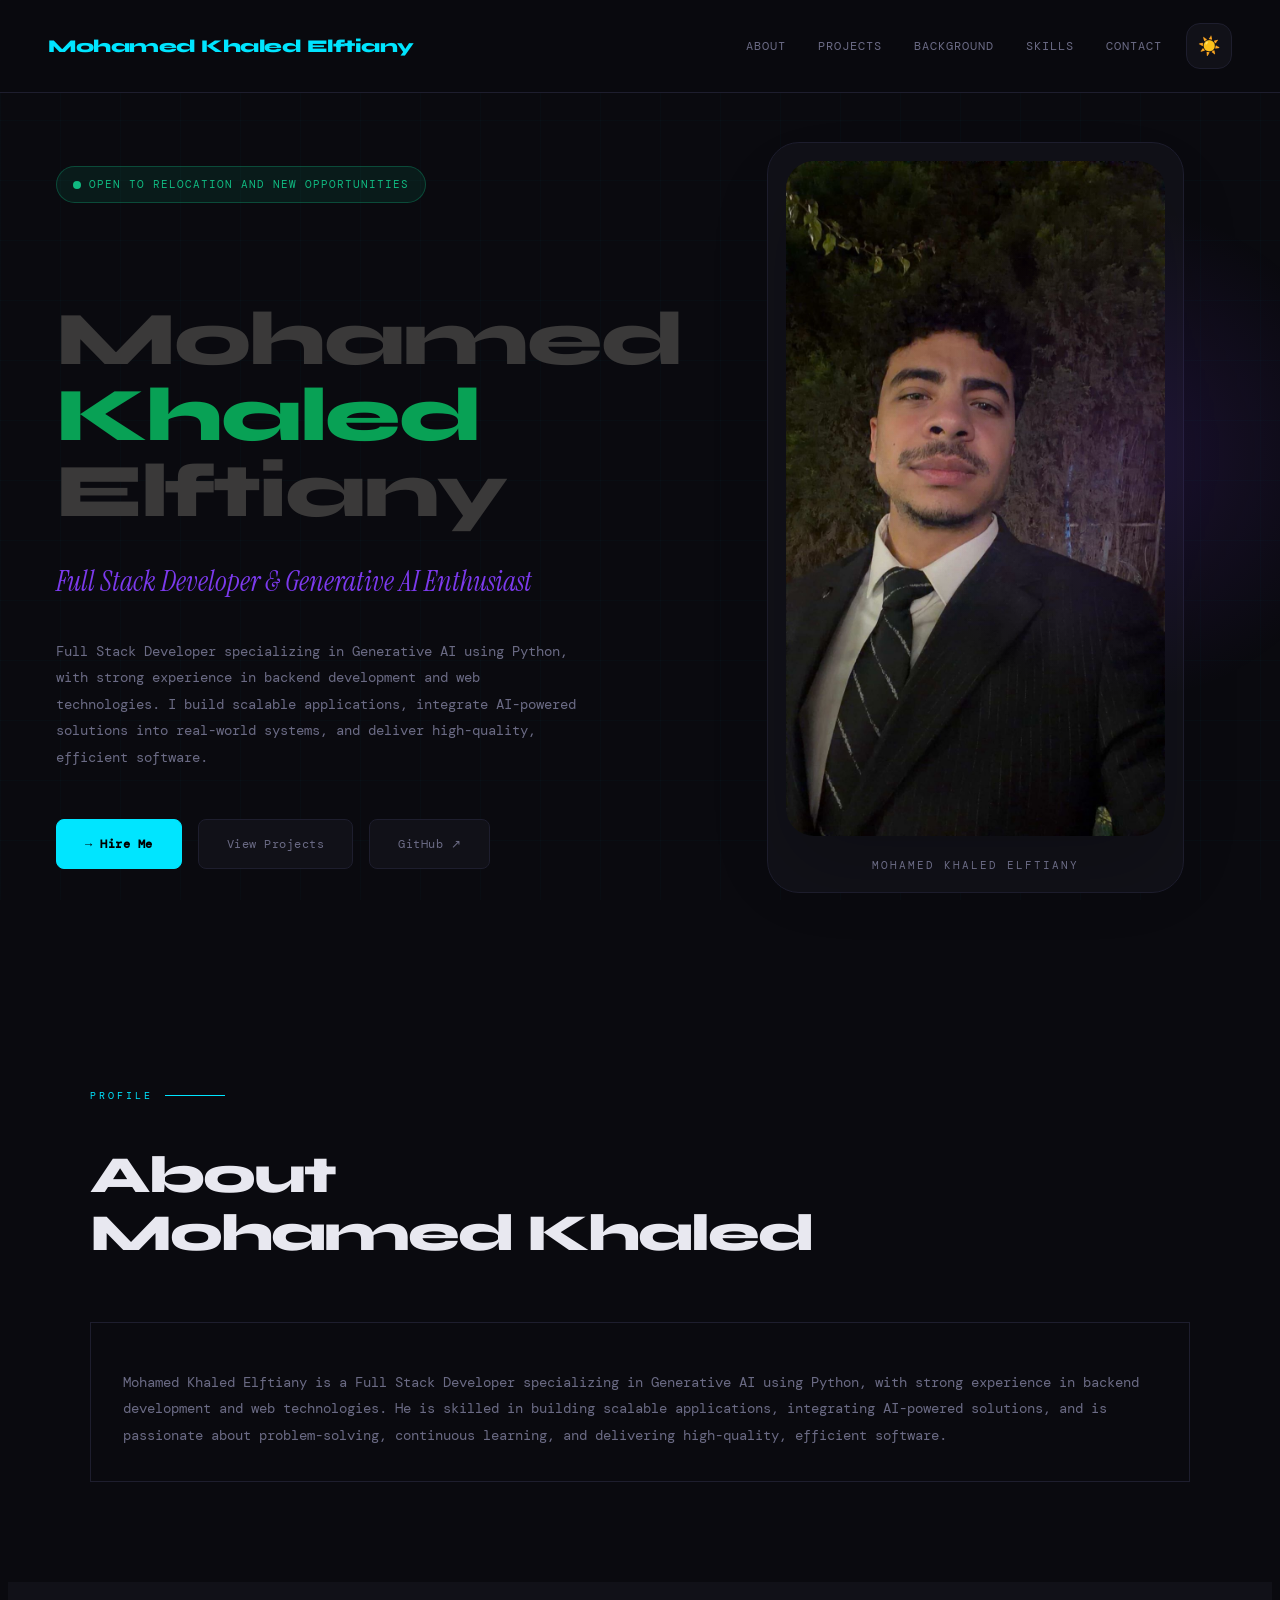
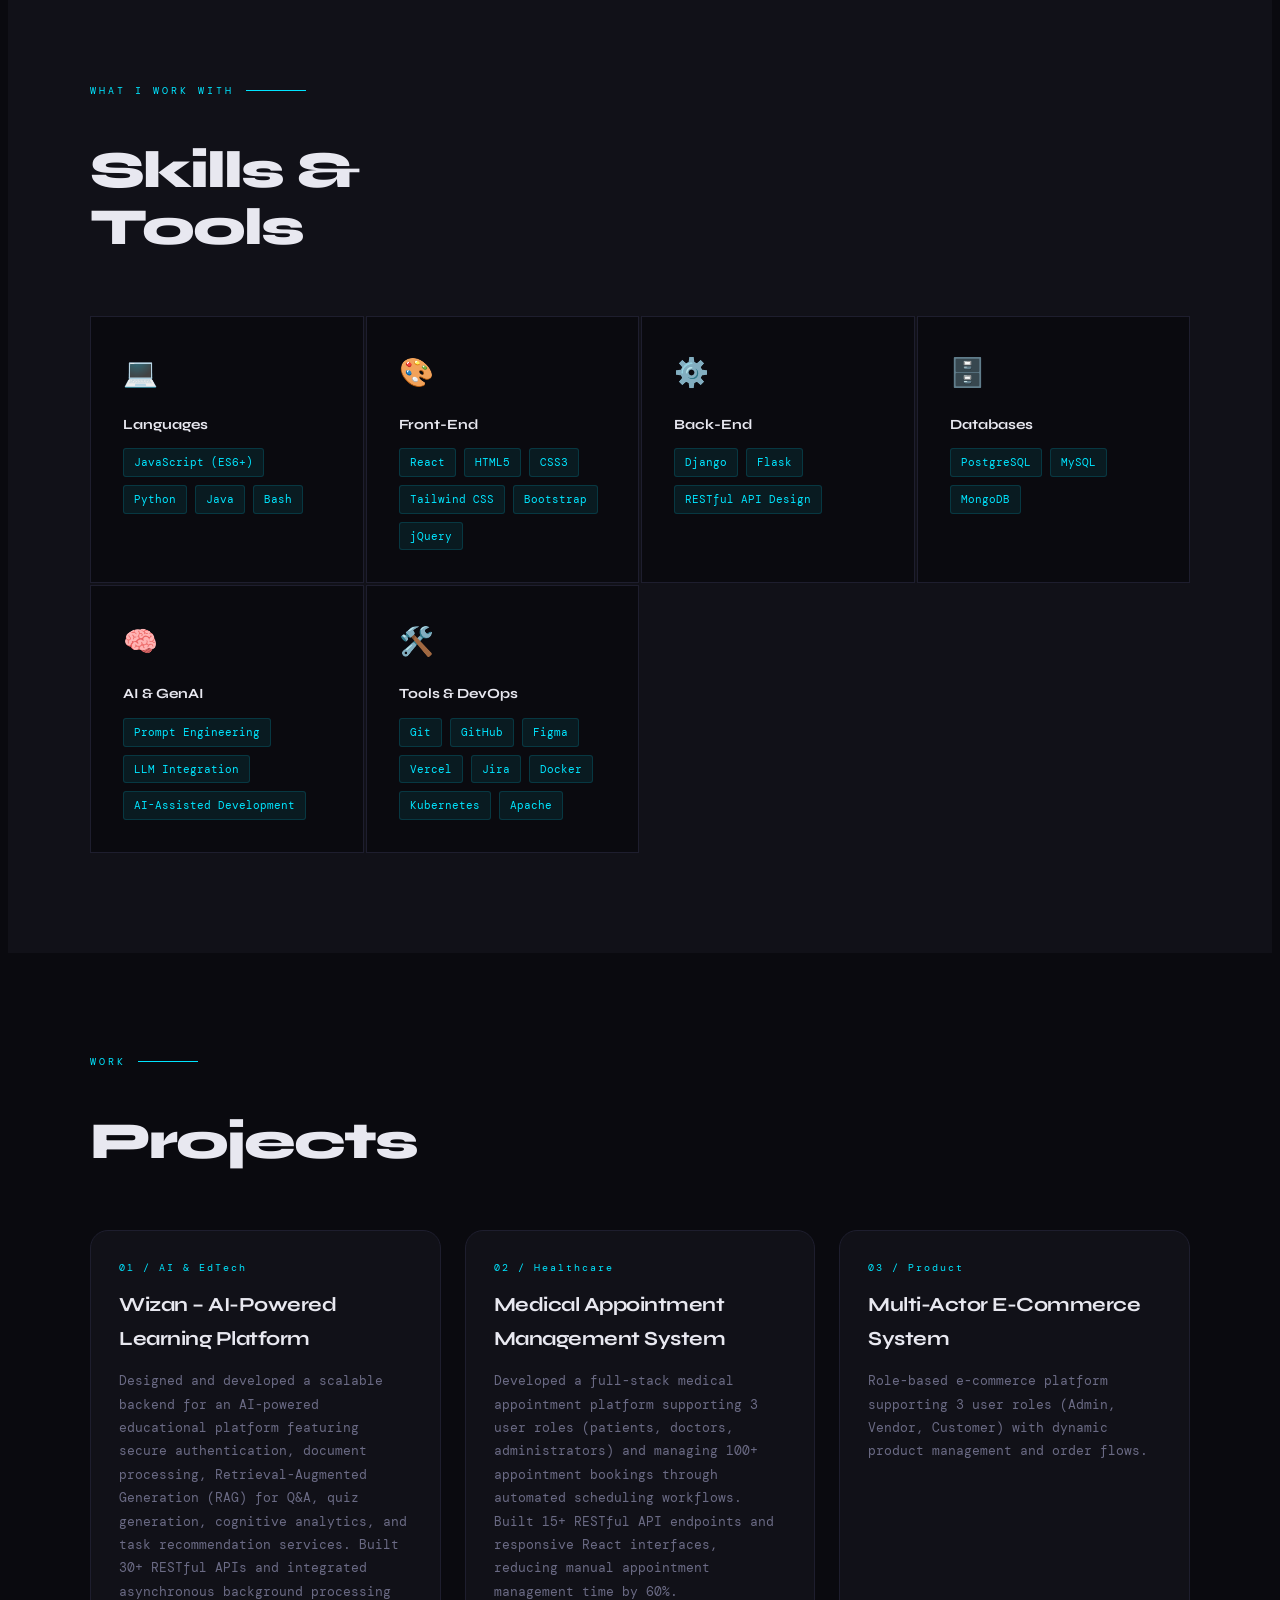
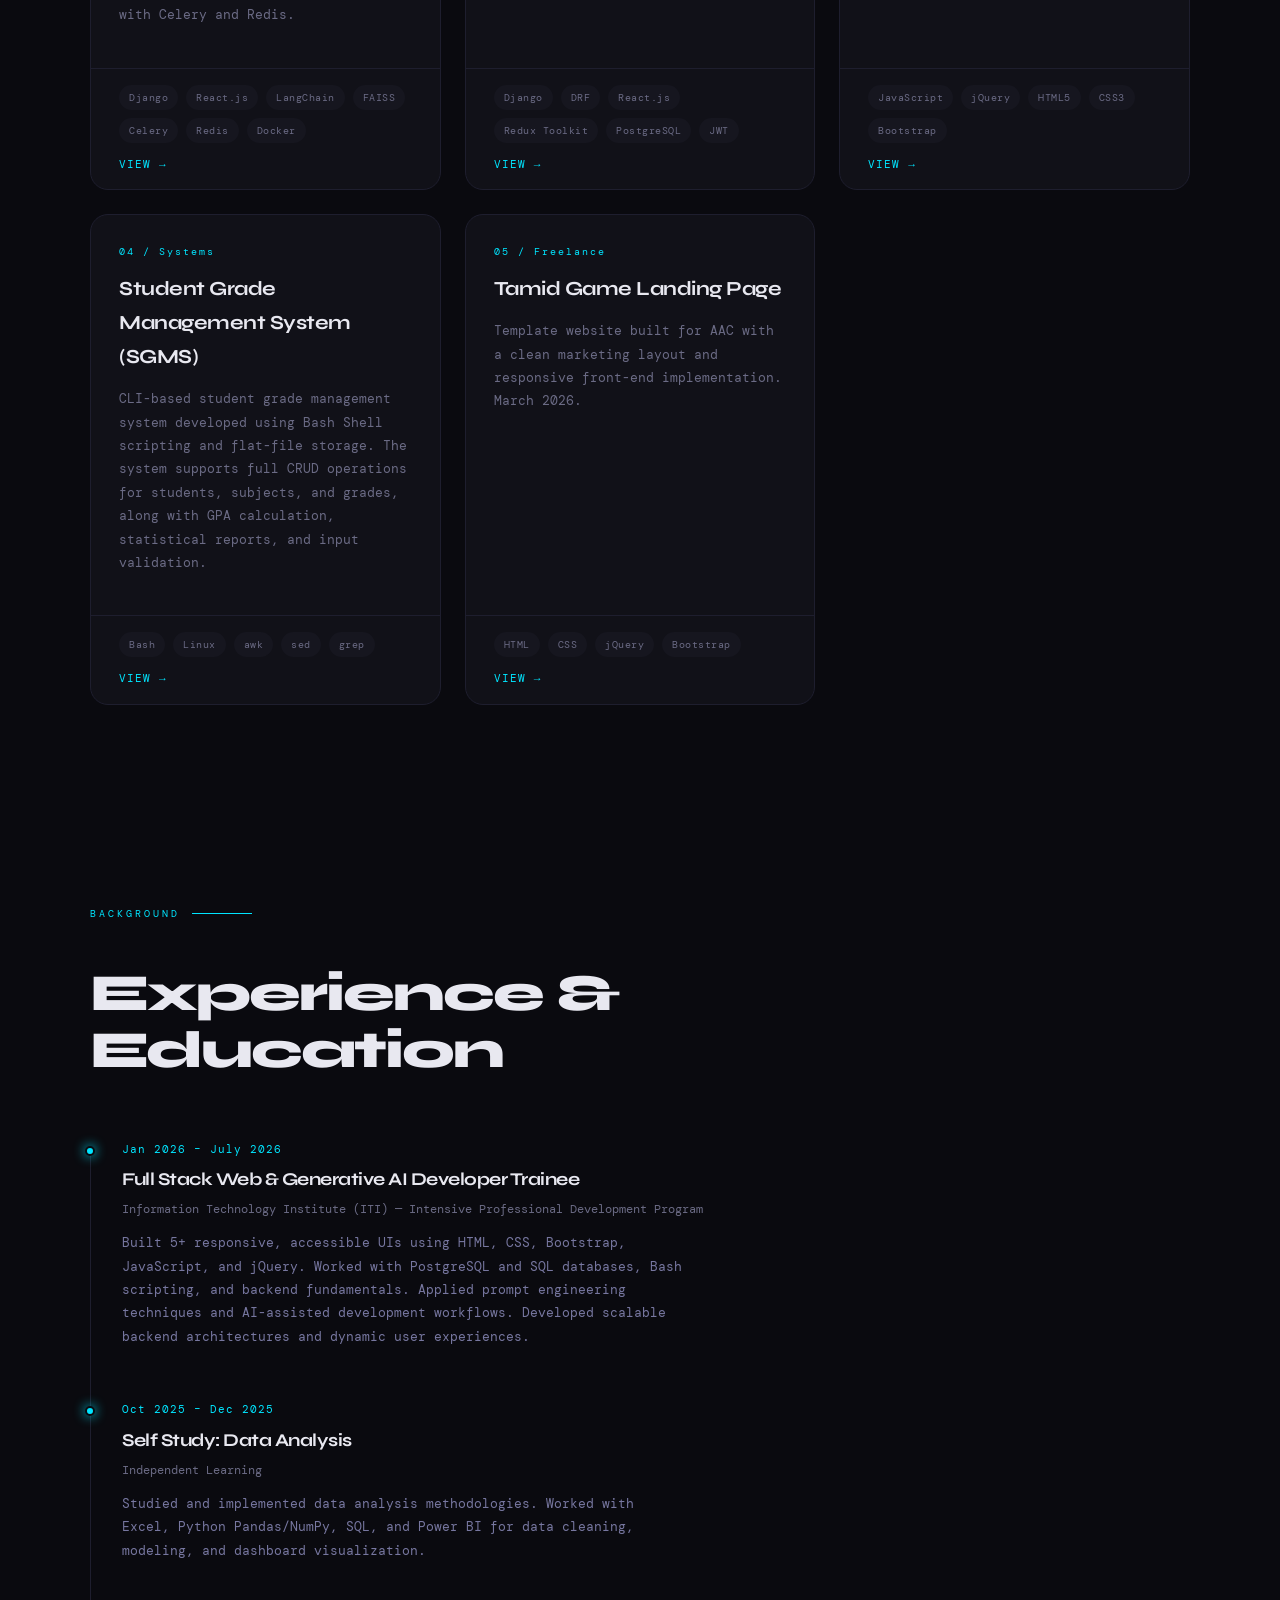
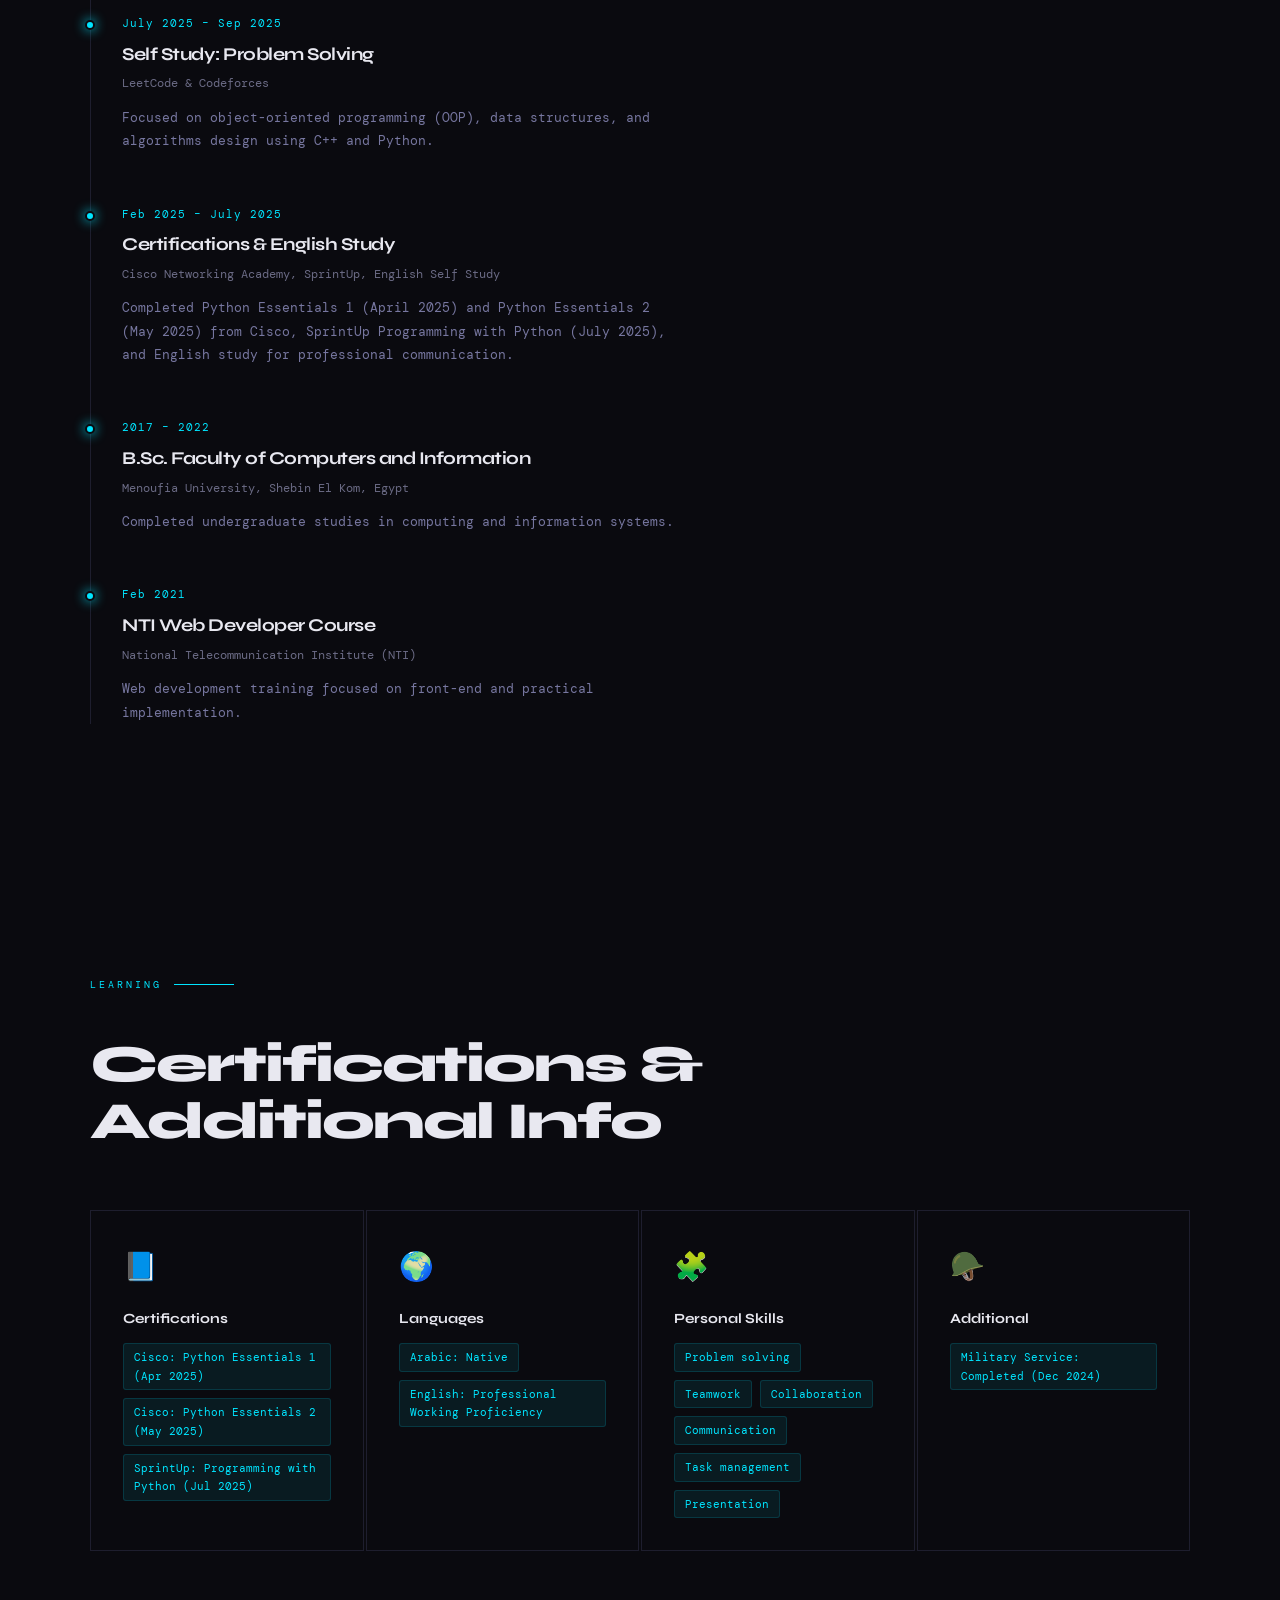
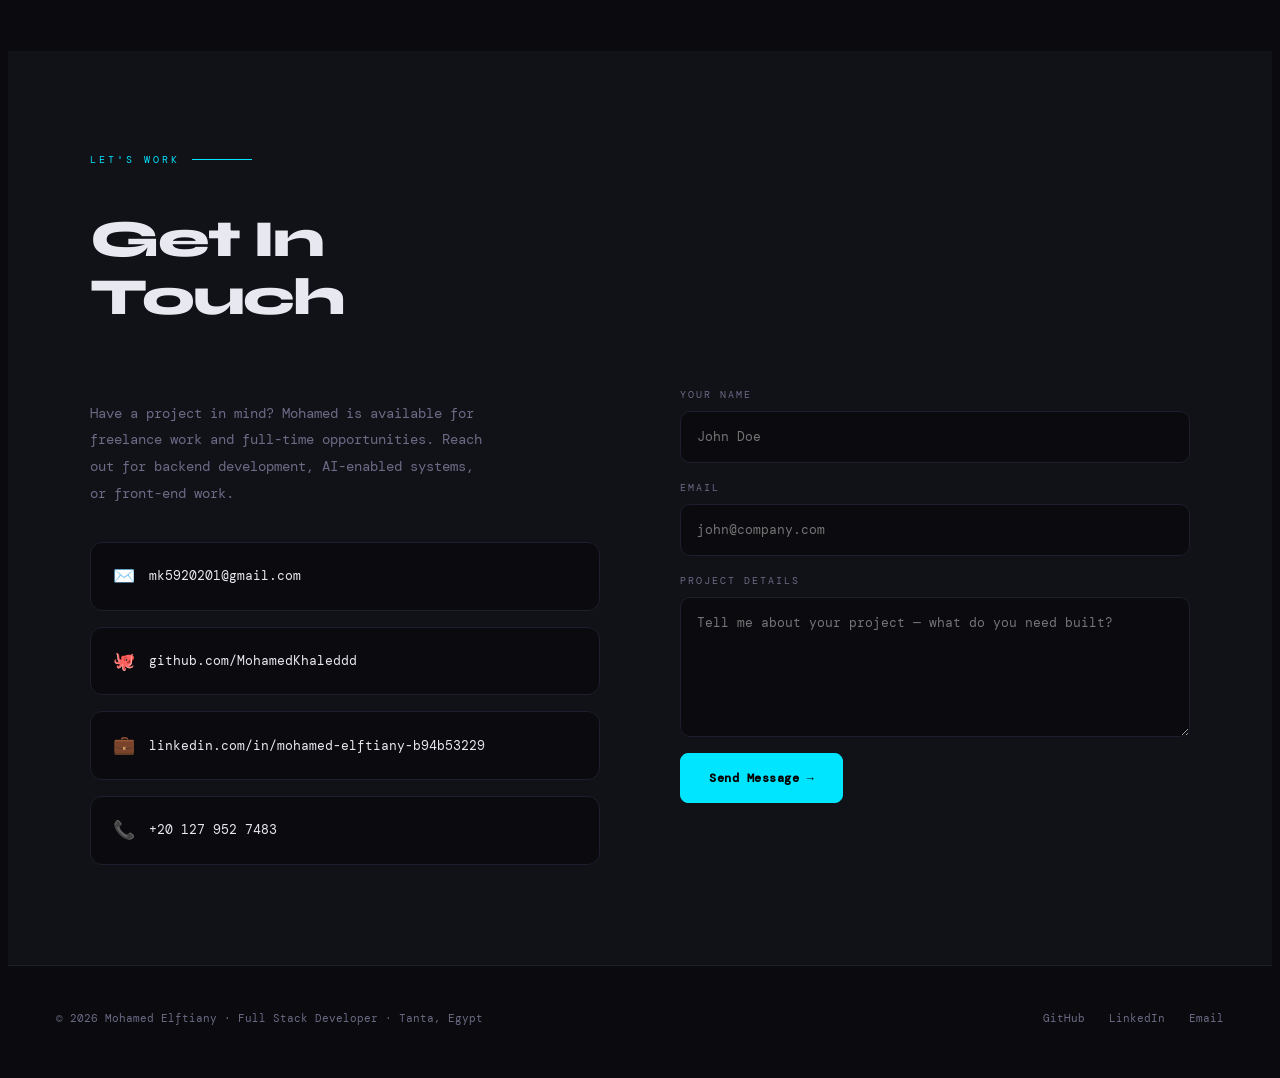
<file: index.html>
<!DOCTYPE html>
<html lang="en">
<head>
<meta charset="UTF-8"/>
<meta name="viewport" content="width=device-width, initial-scale=1.0"/>
<title>Mohamed Khaled Elftiany — Full Stack Developer</title>
<link href="https://fonts.googleapis.com/css2?family=Syne:wght@400;700;800&family=DM+Mono:ital,wght@0,400;0,500;1,400&family=Instrument+Serif:ital@0;1&display=swap" rel="stylesheet"/>
<link rel="stylesheet" href="./styles.css"/>
</head>
<body data-theme="dark">

<!-- NAV -->
<nav>
  <a href="#" class="nav-logo">Mohamed Khaled Elftiany</a>
  <div class="nav-actions">
    <ul class="nav-links">
      <li><a href="#about">About</a></li>
      <li><a href="#projects">Projects</a></li>
      <li><a href="#experience">Background</a></li>
      <li><a href="#skills">Skills</a></li>
      <li><a href="#contact">Contact</a></li>
    </ul>
    <button type="button" class="theme-toggle" aria-label="Toggle theme">☀️</button>
  </div>
</nav>

<!-- HERO -->
<section class="hero">
  <div class="hero-inner">
    <div class="hero-copy">
      <div class="status-badge">
        <span class="status-dot"></span>
        Open to relocation and new opportunities
      </div>
      <h1>
        <span class="hero-name-outer">Mohamed</span>
        <span class="hero-name-middle">Khaled</span>
        <span class="hero-name-outer">Elftiany</span>
      </h1>
      <p class="hero-subtitle">Full Stack Developer & Generative AI Enthusiast</p>
      <p class="hero-desc">
        Full Stack Developer specializing in Generative AI using Python, with strong experience in backend development and web technologies.
        I build scalable applications, integrate AI-powered solutions into real-world systems, and deliver high-quality, efficient software.
      </p>
      <div class="hero-cta">
        <a href="#contact" class="btn btn-primary">→ Hire Me</a>
        <a href="#projects" class="btn btn-ghost">View Projects</a>
        <a href="https://github.com/MohamedKhaleddd" target="_blank" class="btn btn-ghost">GitHub ↗</a>
      </div>
    </div>
    <figure class="hero-avatar">
      <img src="./WhatsApp%20Image%202026-04-28%20at%2016.16.09.jpeg" alt="Mohamed Elftiany portrait" />
      <figcaption>Mohamed Khaled Elftiany</figcaption>
    </figure>
  </div>
</section>

<!-- ABOUT -->
<section id="about">
  <div class="container">
    <div class="section-label">Profile</div>
    <h2 class="section-title">About<br>Mohamed Khaled</h2>
    <div class="about-card skill-card">
      <p class="hero-desc" style="max-width: none; margin-bottom: 0;">
        Mohamed Khaled Elftiany is a Full Stack Developer specializing in Generative AI using Python, with strong experience in backend development and web technologies.
        He is skilled in building scalable applications, integrating AI-powered solutions, and is passionate about problem-solving, continuous learning, and delivering high-quality, efficient software.
      </p>
    </div>
  </div>
</section>

<!-- SKILLS -->
<section id="skills">
  <div class="container">
    <div class="section-label">What I Work With</div>
    <h2 class="section-title">Skills &<br>Tools</h2>
    <div class="skills-grid">
      <div class="skill-card">
        <div class="skill-icon">💻</div>
        <div class="skill-cat">Languages</div>
        <div class="skill-tags">
          <span class="tag">JavaScript (ES6+)</span>
          <span class="tag">Python</span>
          <span class="tag">Java</span>
          <span class="tag">Bash</span>
        </div>
      </div>
      <div class="skill-card">
        <div class="skill-icon">🎨</div>
        <div class="skill-cat">Front-End</div>
        <div class="skill-tags">
          <span class="tag">React</span>
          <span class="tag">HTML5</span>
          <span class="tag">CSS3</span>
          <span class="tag">Tailwind CSS</span>
          <span class="tag">Bootstrap</span>
          <span class="tag">jQuery</span>
        </div>
      </div>
      <div class="skill-card">
        <div class="skill-icon">⚙️</div>
        <div class="skill-cat">Back-End</div>
        <div class="skill-tags">
          <span class="tag">Django</span>
          <span class="tag">Flask</span>
          <span class="tag">RESTful API Design</span>
        </div>
      </div>
      <div class="skill-card">
        <div class="skill-icon">🗄️</div>
        <div class="skill-cat">Databases</div>
        <div class="skill-tags">
          <span class="tag">PostgreSQL</span>
          <span class="tag">MySQL</span>
          <span class="tag">MongoDB</span>
        </div>
      </div>
      <div class="skill-card">
        <div class="skill-icon">🧠</div>
        <div class="skill-cat">AI & GenAI</div>
        <div class="skill-tags">
          <span class="tag">Prompt Engineering</span>
          <span class="tag">LLM Integration</span>
          <span class="tag">AI-Assisted Development</span>
        </div>
      </div>
      <div class="skill-card">
        <div class="skill-icon">🛠️</div>
        <div class="skill-cat">Tools & DevOps</div>
        <div class="skill-tags">
          <span class="tag">Git</span>
          <span class="tag">GitHub</span>
          <span class="tag">Figma</span>
          <span class="tag">Vercel</span>
          <span class="tag">Jira</span>
          <span class="tag">Docker</span>
          <span class="tag">Kubernetes</span>
          <span class="tag">Apache</span>
        </div>
      </div>
    </div>
  </div>
</section>

<!-- PROJECTS -->
<section id="projects">
  <div class="container">
    <div class="section-label">Work</div>
    <h2 class="section-title">Projects</h2>
    <div class="projects-grid">

      <div class="project-card">
        <div class="project-top">
          <div class="project-num">01 / AI & EdTech</div>
          <div class="project-name">Wizan – AI-Powered Learning Platform</div>
          <p class="project-desc">Designed and developed a scalable backend for an AI-powered educational platform featuring secure authentication, document processing, Retrieval-Augmented Generation (RAG) for Q&A, quiz generation, cognitive analytics, and task recommendation services. Built 30+ RESTful APIs and integrated asynchronous background processing with Celery and Redis.</p>
        </div>
        <div class="project-bottom">
          <div class="project-stack">
            <span class="stack-pill">Django</span>
            <span class="stack-pill">React.js</span>
            <span class="stack-pill">LangChain</span>
            <span class="stack-pill">FAISS</span>
            <span class="stack-pill">Celery</span>
            <span class="stack-pill">Redis</span>
            <span class="stack-pill">Docker</span>
          </div>
          <a href="https://github.com/MohamedKhaleddd" class="project-link" target="_blank">View →</a>
        </div>
      </div>

      <div class="project-card">
        <div class="project-top">
          <div class="project-num">02 / Healthcare</div>
          <div class="project-name">Medical Appointment Management System</div>
          <p class="project-desc">Developed a full-stack medical appointment platform supporting 3 user roles (patients, doctors, administrators) and managing 100+ appointment bookings through automated scheduling workflows. Built 15+ RESTful API endpoints and responsive React interfaces, reducing manual appointment management time by 60%.</p>
        </div>
        <div class="project-bottom">
          <div class="project-stack">
            <span class="stack-pill">Django</span>
            <span class="stack-pill">DRF</span>
            <span class="stack-pill">React.js</span>
            <span class="stack-pill">Redux Toolkit</span>
            <span class="stack-pill">PostgreSQL</span>
            <span class="stack-pill">JWT</span>
          </div>
          <a href="https://github.com/MohamedKhaleddd" class="project-link" target="_blank">View →</a>
        </div>
      </div>

      <div class="project-card">
        <div class="project-top">
          <div class="project-num">03 / Product</div>
          <div class="project-name">Multi-Actor E-Commerce System</div>
          <p class="project-desc">Role-based e-commerce platform supporting 3 user roles (Admin, Vendor, Customer) with dynamic product management and order flows.</p>
        </div>
        <div class="project-bottom">
          <div class="project-stack">
            <span class="stack-pill">JavaScript</span>
            <span class="stack-pill">jQuery</span>
            <span class="stack-pill">HTML5</span>
            <span class="stack-pill">CSS3</span>
            <span class="stack-pill">Bootstrap</span>
          </div>
          <a href="https://github.com/MohamedKhaleddd" class="project-link" target="_blank">View →</a>
        </div>
      </div>

      <div class="project-card">
        <div class="project-top">
          <div class="project-num">04 / Systems</div>
          <div class="project-name">Student Grade Management System (SGMS)</div>
          <p class="project-desc">CLI-based student grade management system developed using Bash Shell scripting and flat-file storage. The system supports full CRUD operations for students, subjects, and grades, along with GPA calculation, statistical reports, and input validation.</p>
        </div>
        <div class="project-bottom">
          <div class="project-stack">
            <span class="stack-pill">Bash</span>
            <span class="stack-pill">Linux</span>
            <span class="stack-pill">awk</span>
            <span class="stack-pill">sed</span>
            <span class="stack-pill">grep</span>
          </div>
          <a href="https://github.com/MohamedKhaleddd" class="project-link" target="_blank">View →</a>
        </div>
      </div>

      <div class="project-card">
        <div class="project-top">
          <div class="project-num">05 / Freelance</div>
          <div class="project-name">Tamid Game Landing Page</div>
          <p class="project-desc">Template website built for AAC with a clean marketing layout and responsive front-end implementation. March 2026.</p>
        </div>
        <div class="project-bottom">
          <div class="project-stack">
            <span class="stack-pill">HTML</span>
            <span class="stack-pill">CSS</span>
            <span class="stack-pill">jQuery</span>
            <span class="stack-pill">Bootstrap</span>
          </div>
          <a href="https://github.com/MohamedKhaleddd" class="project-link" target="_blank">View →</a>
        </div>
      </div>

    </div>
  </div>
</section>

<!-- EXPERIENCE -->
<section id="experience">
  <div class="container">
    <div class="section-label">Background</div>
    <h2 class="section-title">Experience &<br>Education</h2>
    <div class="timeline">

      <div class="timeline-item">
        <div class="timeline-dot"></div>
        <div class="timeline-date">Jan 2026 – July 2026</div>
        <div class="timeline-role">Full Stack Web & Generative AI Developer Trainee</div>
        <div class="timeline-org">Information Technology Institute (ITI) — Intensive Professional Development Program</div>
        <div class="timeline-desc">Built 5+ responsive, accessible UIs using HTML, CSS, Bootstrap, JavaScript, and jQuery. Worked with PostgreSQL and SQL databases, Bash scripting, and backend fundamentals. Applied prompt engineering techniques and AI-assisted development workflows. Developed scalable backend architectures and dynamic user experiences.</div>
      </div>

      <div class="timeline-item">
        <div class="timeline-dot"></div>
        <div class="timeline-date">Oct 2025 – Dec 2025</div>
        <div class="timeline-role">Self Study: Data Analysis</div>
        <div class="timeline-org">Independent Learning</div>
        <div class="timeline-desc">Studied and implemented data analysis methodologies. Worked with Excel, Python Pandas/NumPy, SQL, and Power BI for data cleaning, modeling, and dashboard visualization.</div>
      </div>

      <div class="timeline-item">
        <div class="timeline-dot"></div>
        <div class="timeline-date">July 2025 – Sep 2025</div>
        <div class="timeline-role">Self Study: Problem Solving</div>
        <div class="timeline-org">LeetCode & Codeforces</div>
        <div class="timeline-desc">Focused on object-oriented programming (OOP), data structures, and algorithms design using C++ and Python.</div>
      </div>

      <div class="timeline-item">
        <div class="timeline-dot"></div>
        <div class="timeline-date">Feb 2025 – July 2025</div>
        <div class="timeline-role">Certifications & English Study</div>
        <div class="timeline-org">Cisco Networking Academy, SprintUp, English Self Study</div>
        <div class="timeline-desc">Completed Python Essentials 1 (April 2025) and Python Essentials 2 (May 2025) from Cisco, SprintUp Programming with Python (July 2025), and English study for professional communication.</div>
      </div>

      <div class="timeline-item">
        <div class="timeline-dot"></div>
        <div class="timeline-date">2017 – 2022</div>
        <div class="timeline-role">B.Sc. Faculty of Computers and Information</div>
        <div class="timeline-org">Menoufia University, Shebin El Kom, Egypt</div>
        <div class="timeline-desc">Completed undergraduate studies in computing and information systems.</div>
      </div>

      <div class="timeline-item">
        <div class="timeline-dot"></div>
        <div class="timeline-date">Feb 2021</div>
        <div class="timeline-role">NTI Web Developer Course</div>
        <div class="timeline-org">National Telecommunication Institute (NTI)</div>
        <div class="timeline-desc">Web development training focused on front-end and practical implementation.</div>
      </div>

    </div>
  </div>
</section>

<!-- CERTIFICATIONS -->
<section id="certifications">
  <div class="container">
    <div class="section-label">Learning</div>
    <h2 class="section-title">Certifications &<br>Additional Info</h2>
    <div class="skills-grid">
      <div class="skill-card">
        <div class="skill-icon">📘</div>
        <div class="skill-cat">Certifications</div>
        <div class="skill-tags">
          <span class="tag">Cisco: Python Essentials 1 (Apr 2025)</span>
          <span class="tag">Cisco: Python Essentials 2 (May 2025)</span>
          <span class="tag">SprintUp: Programming with Python (Jul 2025)</span>
        </div>
      </div>
      <div class="skill-card">
        <div class="skill-icon">🌍</div>
        <div class="skill-cat">Languages</div>
        <div class="skill-tags">
          <span class="tag">Arabic: Native</span>
          <span class="tag">English: Professional Working Proficiency</span>
        </div>
      </div>
      <div class="skill-card">
        <div class="skill-icon">🧩</div>
        <div class="skill-cat">Personal Skills</div>
        <div class="skill-tags">
          <span class="tag">Problem solving</span>
          <span class="tag">Teamwork</span>
          <span class="tag">Collaboration</span>
          <span class="tag">Communication</span>
          <span class="tag">Task management</span>
          <span class="tag">Presentation</span>
        </div>
      </div>
      <div class="skill-card">
        <div class="skill-icon">🪖</div>
        <div class="skill-cat">Additional</div>
        <div class="skill-tags">
          <span class="tag">Military Service: Completed (Dec 2024)</span>
        </div>
      </div>
    </div>
  </div>
</section>

<!-- CONTACT -->
<section id="contact">
  <div class="container">
    <div class="section-label">Let's Work</div>
    <h2 class="section-title">Get In<br>Touch</h2>
    <div class="contact-grid">
      <div class="contact-info">
        <p>Have a project in mind? Mohamed is available for freelance work and full-time opportunities. Reach out for backend development, AI-enabled systems, or front-end work.</p>
        <div class="contact-links">
          <a href="mailto:mk5920201@gmail.com" class="contact-link">
            <span>✉️</span> mk5920201@gmail.com
          </a>
          <a href="https://github.com/MohamedKhaleddd" target="_blank" class="contact-link">
            <span>🐙</span> github.com/MohamedKhaleddd
          </a>
          <a href="https://www.linkedin.com/in/mohamed-elftiany-b94b53229" target="_blank" class="contact-link">
            <span>💼</span> linkedin.com/in/mohamed-elftiany-b94b53229
          </a>
          <a href="tel:+201279527483" class="contact-link">
            <span>📞</span> +20 127 952 7483
          </a>
        </div>
      </div>
      <div>
        <form class="contact-form">
          <div class="form-group">
            <label>Your Name</label>
            <input type="text" placeholder="John Doe" required/>
          </div>
          <div class="form-group">
            <label>Email</label>
            <input type="email" placeholder="john@company.com" required/>
          </div>
          <div class="form-group">
            <label>Project Details</label>
            <textarea placeholder="Tell me about your project — what do you need built?"></textarea>
          </div>
          <button type="submit" class="btn btn-primary">Send Message →</button>
        </form>
      </div>
    </div>
  </div>
</section>

<!-- FOOTER -->
<footer>
  <p>© 2026 Mohamed Elftiany · Full Stack Developer · Tanta, Egypt</p>
  <div class="footer-links">
    <a href="https://github.com/MohamedKhaleddd" target="_blank">GitHub</a>
    <a href="https://www.linkedin.com/in/mohamed-elftiany-b94b53229" target="_blank">LinkedIn</a>
    <a href="mailto:mk5920201@gmail.com">Email</a>
  </div>
</footer>

<script defer src="./script.js"></script>
</body>
</html>
</file>
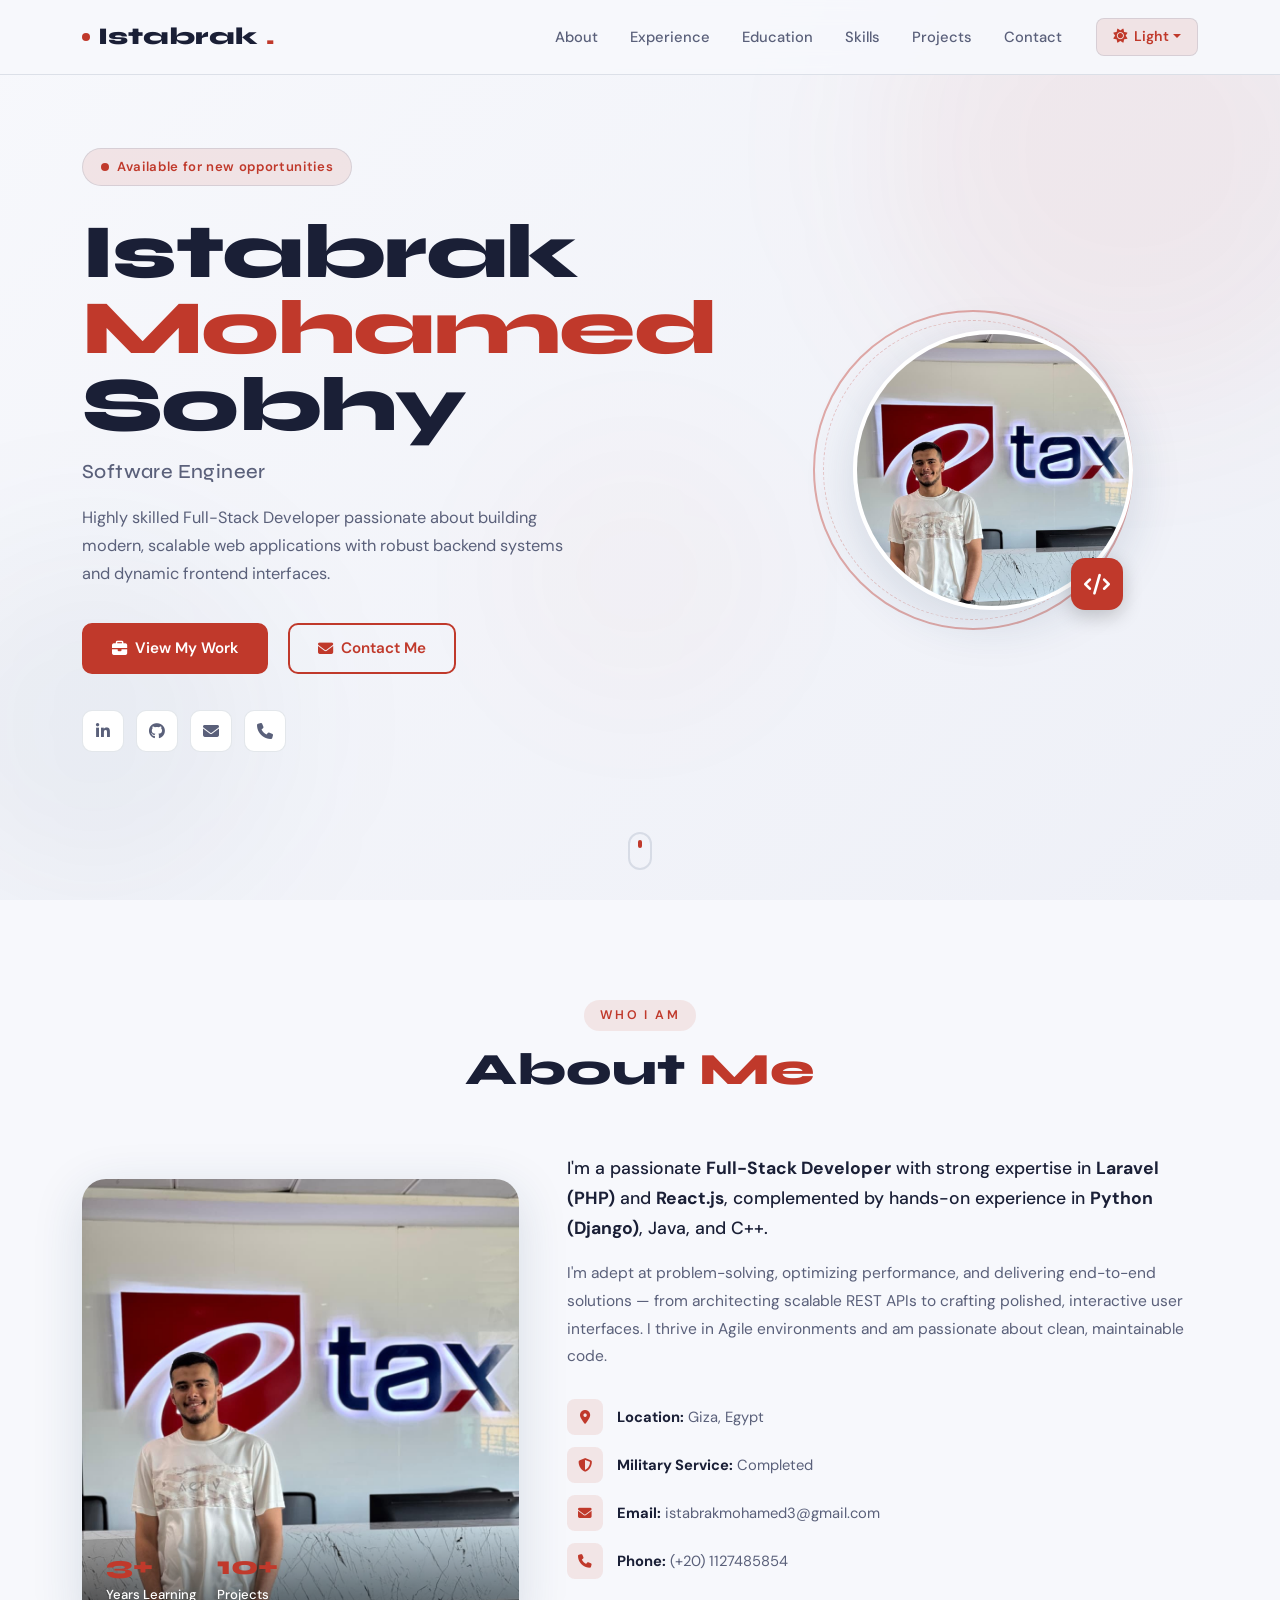
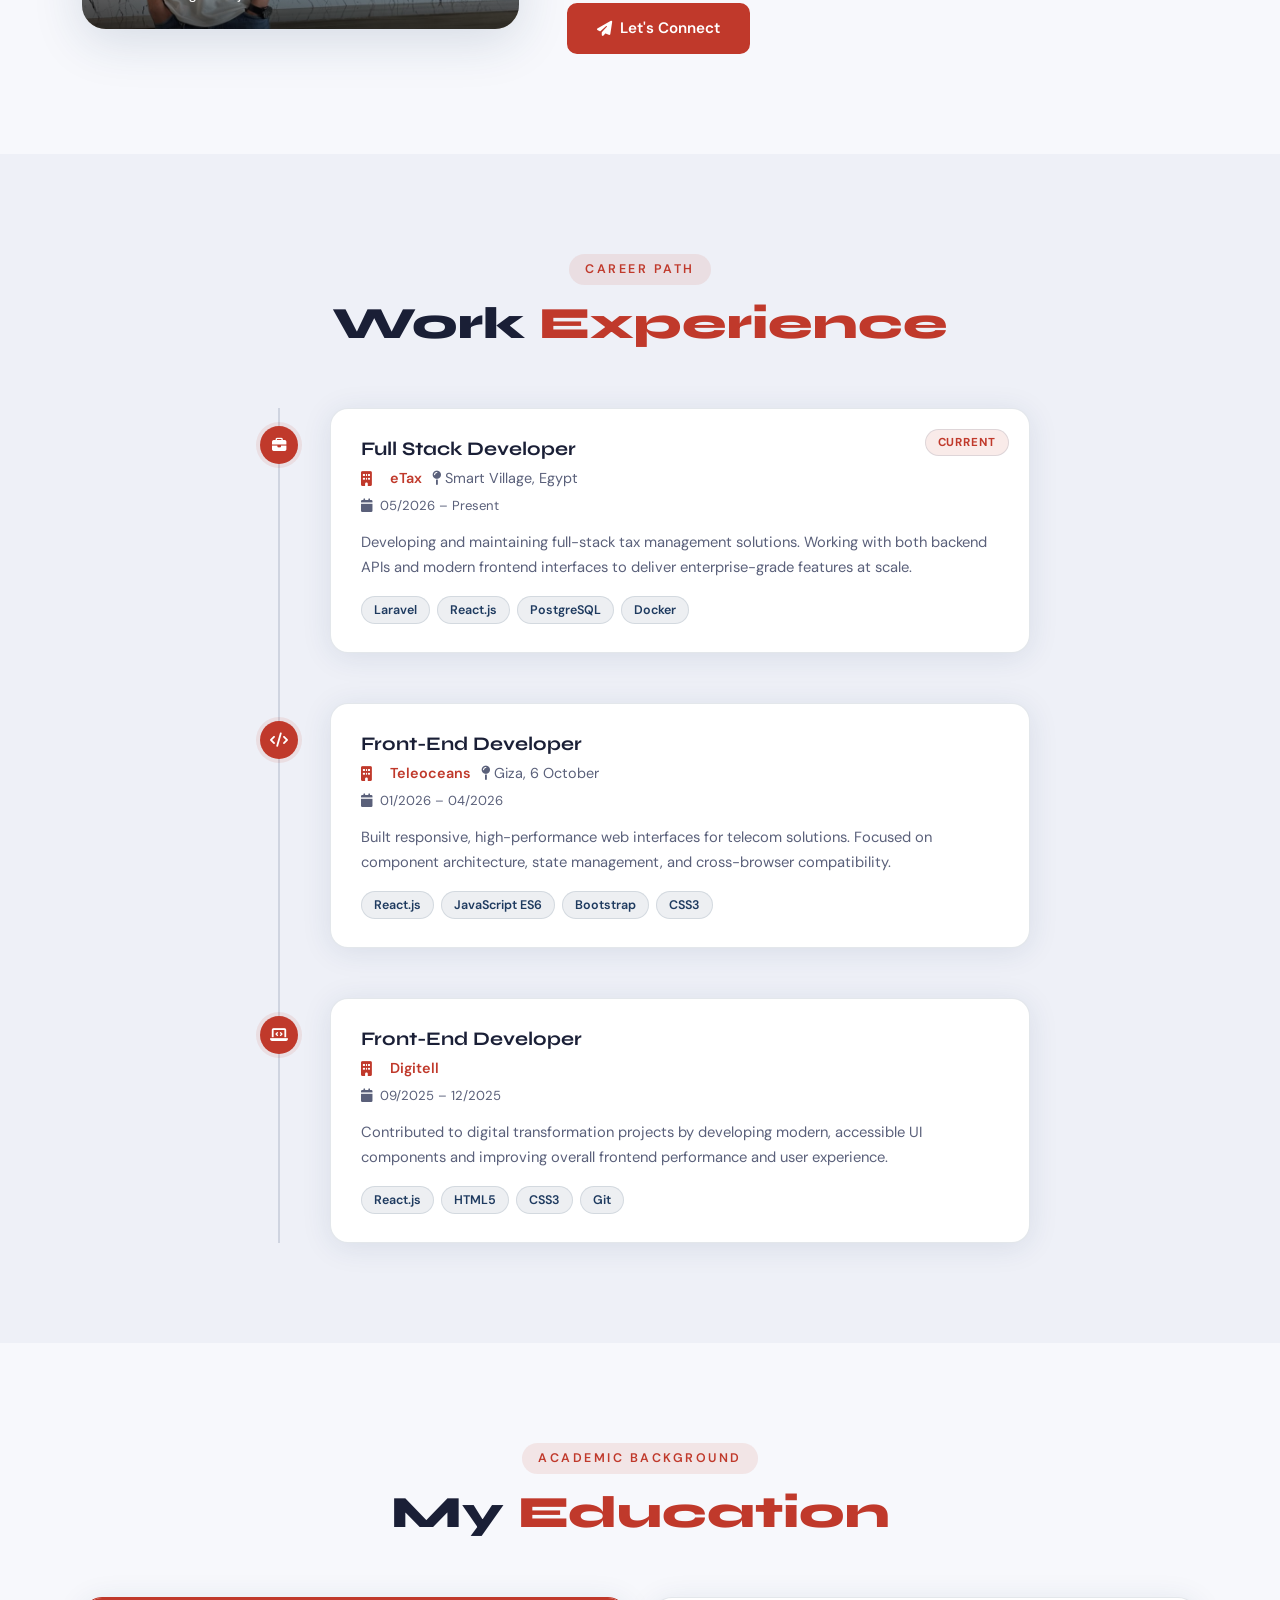
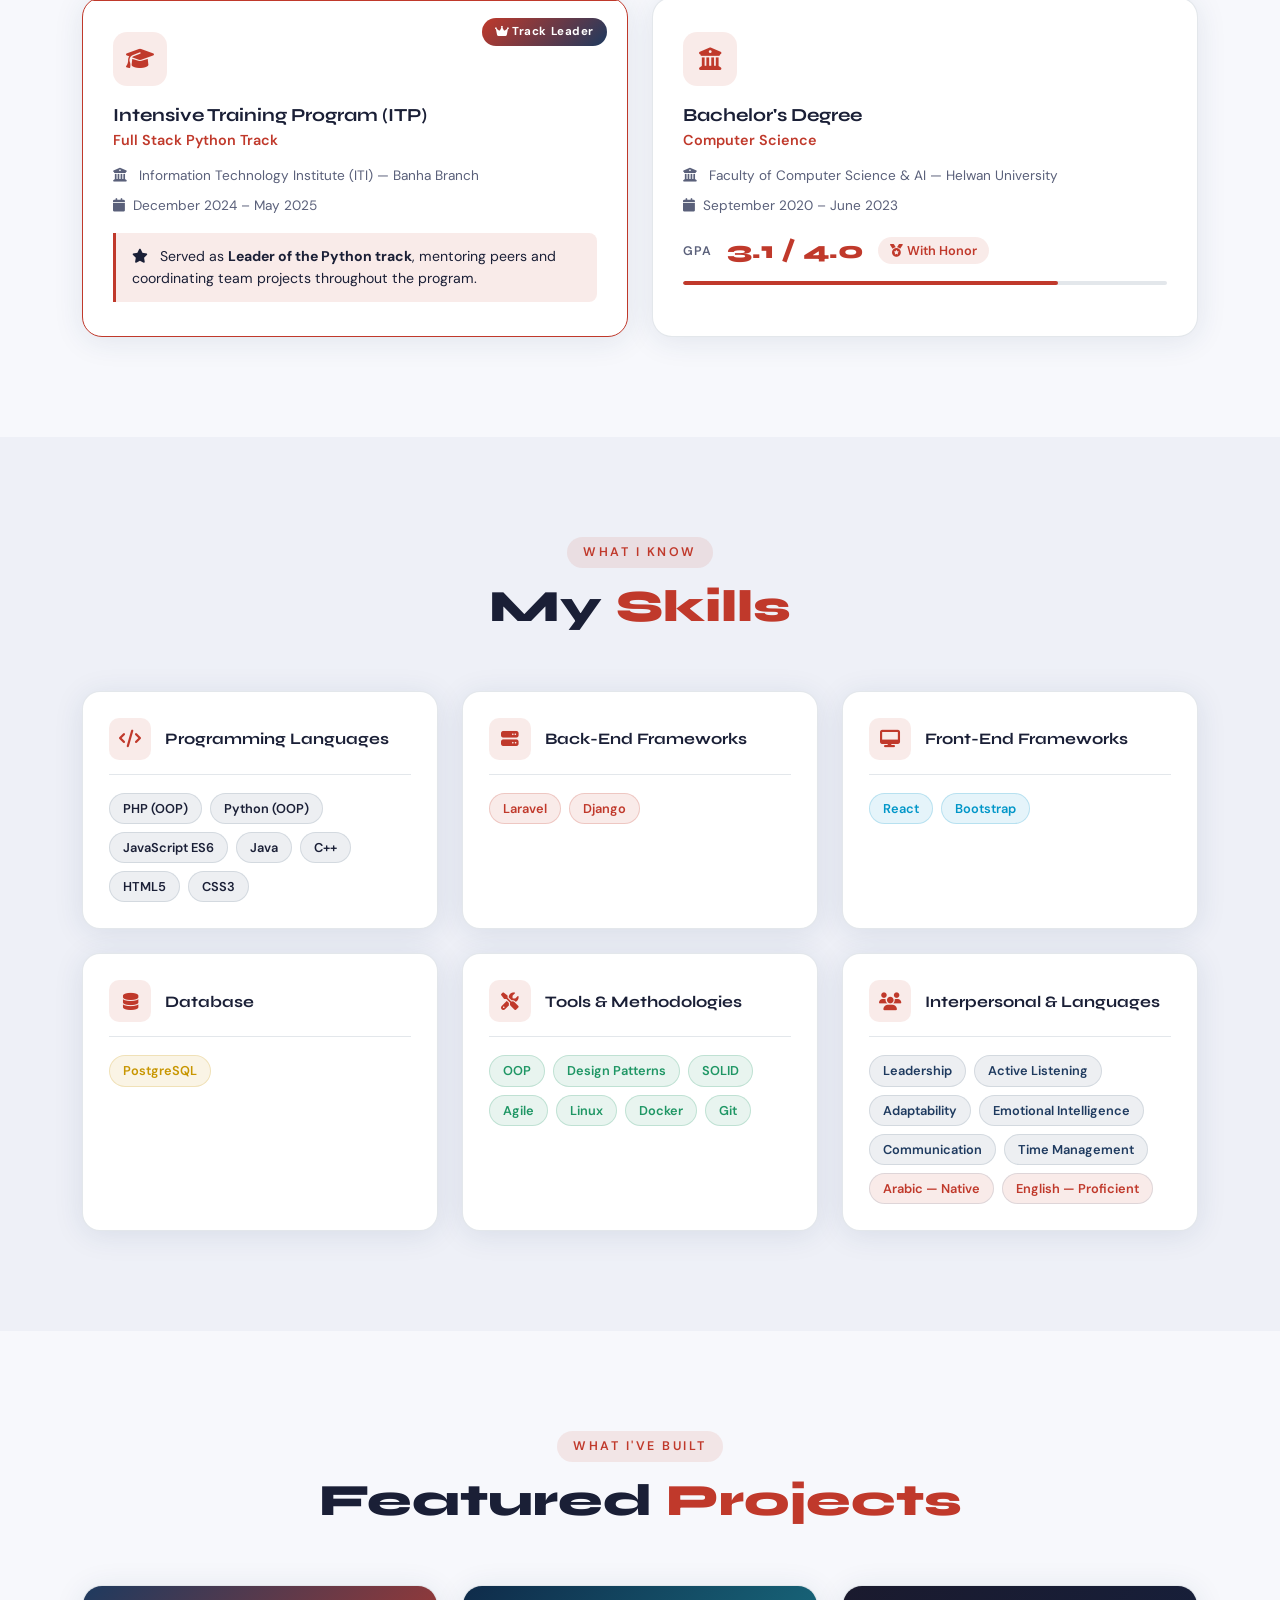
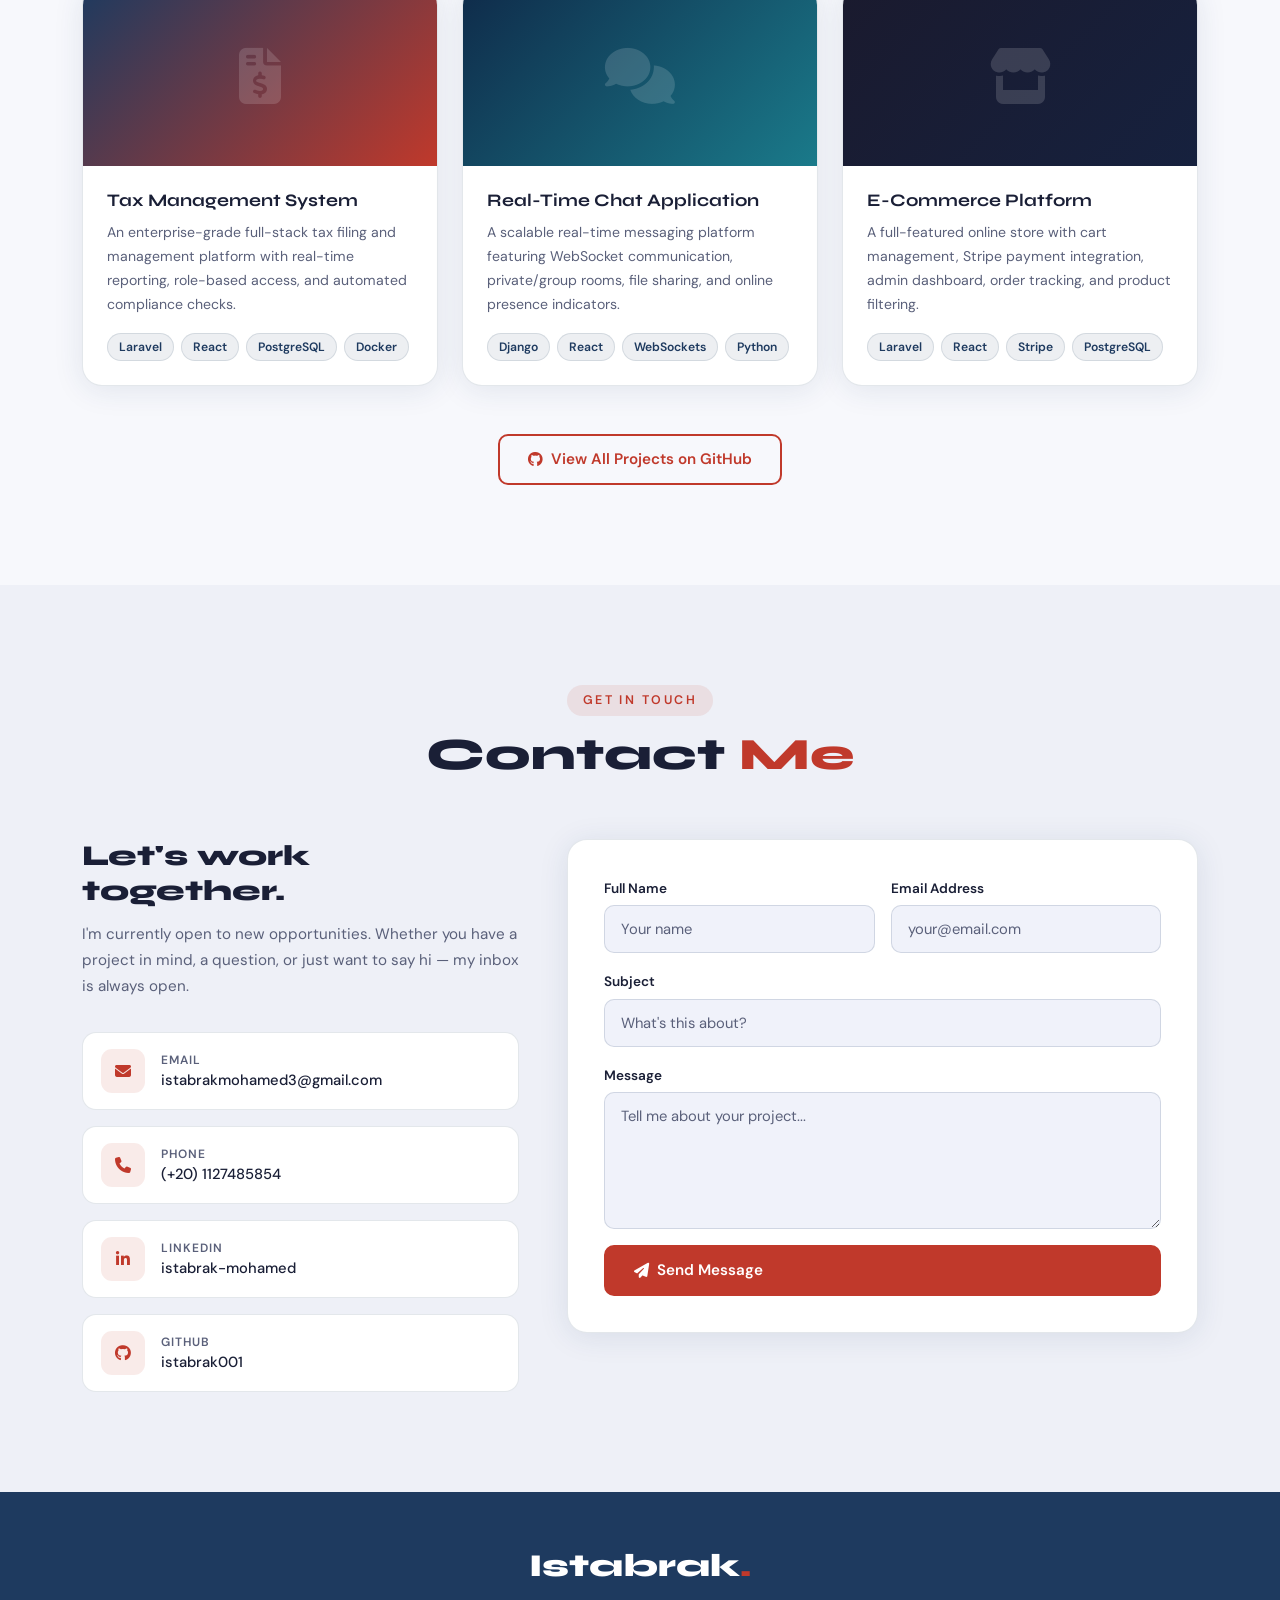
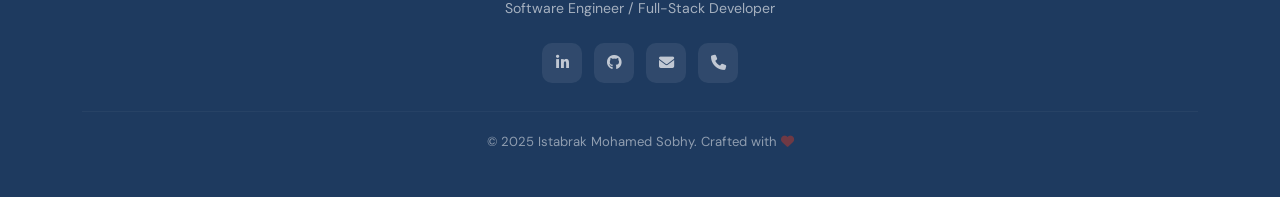
<file: files/index.html>
<!DOCTYPE html>
<html lang="en" data-theme="light">
<head>
  <meta charset="UTF-8" />
  <meta name="viewport" content="width=device-width, initial-scale=1.0" />
  <title>Istabrak Mohamed Sobhy — Full-Stack Developer</title>

  <!-- Bootstrap 5 -->
  <link rel="stylesheet" href="https://cdn.jsdelivr.net/npm/bootstrap@5.3.3/dist/css/bootstrap.min.css" />
  <!-- FontAwesome 6 -->
  <link rel="stylesheet" href="https://cdnjs.cloudflare.com/ajax/libs/font-awesome/6.5.2/css/all.min.css" />
  <!-- Google Fonts -->
  <link rel="preconnect" href="https://fonts.googleapis.com" />
  <link rel="preconnect" href="https://fonts.gstatic.com" crossorigin />
  <link href="https://fonts.googleapis.com/css2?family=Syne:wght@400;500;600;700;800&family=DM+Sans:ital,wght@0,300;0,400;0,500;1,300&display=swap" rel="stylesheet" />

  <link rel="stylesheet" href="style.css" />
</head>
<body>

<!-- ═══════════════════════════════ NAVBAR ═══════════════════════════════ -->
<nav class="navbar navbar-expand-lg fixed-top" id="mainNav">
  <div class="container">
    <a class="navbar-brand" href="#hero">
      <span class="brand-dot"></span>Istabrak<span class="brand-accent">.</span>
    </a>
    <button class="navbar-toggler" type="button" data-bs-toggle="collapse" data-bs-target="#navMenu">
      <span class="toggler-icon"><i class="fas fa-bars"></i></span>
    </button>
    <div class="collapse navbar-collapse" id="navMenu">
      <ul class="navbar-nav ms-auto align-items-lg-center gap-lg-1">
        <li class="nav-item"><a class="nav-link" href="#about">About</a></li>
        <li class="nav-item"><a class="nav-link" href="#experience">Experience</a></li>
        <li class="nav-item"><a class="nav-link" href="#education">Education</a></li>
        <li class="nav-item"><a class="nav-link" href="#skills">Skills</a></li>
        <li class="nav-item"><a class="nav-link" href="#projects">Projects</a></li>
        <li class="nav-item"><a class="nav-link" href="#contact">Contact</a></li>
        <li class="nav-item ms-lg-3">
          <div class="dropdown">
            <button class="btn theme-btn dropdown-toggle" type="button" data-bs-toggle="dropdown">
              <i class="fas fa-palette me-1"></i> Theme
            </button>
            <ul class="dropdown-menu dropdown-menu-end theme-menu">
              <li><button class="dropdown-item" onclick="setTheme('light')"><i class="fas fa-sun me-2"></i>Light Mode</button></li>
              <li><button class="dropdown-item" onclick="setTheme('dark')"><i class="fas fa-moon me-2"></i>Dark Mode</button></li>
              <li><button class="dropdown-item" onclick="setTheme('cyber')"><i class="fas fa-bolt me-2"></i>Cyber Mode</button></li>
            </ul>
          </div>
        </li>
      </ul>
    </div>
  </div>
</nav>

<!-- ═══════════════════════════════ HERO ═══════════════════════════════ -->
<section id="hero" class="hero-section">
  <div class="hero-bg-shapes">
    <div class="shape shape-1"></div>
    <div class="shape shape-2"></div>
    <div class="shape shape-3"></div>
  </div>
  <div class="container">
    <div class="row align-items-center min-vh-100">
      <div class="col-lg-7 hero-text order-2 order-lg-1">
        <div class="hero-badge reveal">
          <span class="badge-dot"></span> Available for new opportunities
        </div>
        <h1 class="hero-name reveal reveal-delay-1">
          Istabrak<br/><span class="hero-name-accent">Mohamed</span> Sobhy
        </h1>
        <h2 class="hero-title reveal reveal-delay-2">Software Engineer / Full-Stack Developer</h2>
        <p class="hero-tagline reveal reveal-delay-3">
          Highly skilled Full-Stack Developer passionate about building modern, scalable web applications with robust backend systems and dynamic frontend interfaces.
        </p>
        <div class="hero-cta reveal reveal-delay-4">
          <a href="#projects" class="btn btn-primary-custom me-3">
            <i class="fas fa-briefcase me-2"></i>View My Work
          </a>
          <a href="#contact" class="btn btn-outline-custom">
            <i class="fas fa-envelope me-2"></i>Contact Me
          </a>
        </div>
        <div class="hero-socials reveal reveal-delay-5">
          <a href="https://www.linkedin.com/in/istabrak-mohamed-426a80199/" target="_blank" title="LinkedIn"><i class="fab fa-linkedin-in"></i></a>
          <a href="https://github.com/istabrak001" target="_blank" title="GitHub"><i class="fab fa-github"></i></a>
          <a href="mailto:istabrakmohamed3@gmail.com" title="Email"><i class="fas fa-envelope"></i></a>
          <a href="tel:+201127485854" title="Phone"><i class="fas fa-phone"></i></a>
        </div>
      </div>
      <div class="col-lg-5 hero-img-col order-1 order-lg-2 text-center">
        <div class="hero-img-wrapper reveal reveal-delay-2">
          <div class="hero-img-ring"></div>
          <div class="hero-img-ring ring-2"></div>
          <img src="profile.jpg" alt="Istabrak Mohamed Sobhy" class="hero-profile-img" />
          <div class="hero-img-badge">
            <i class="fas fa-code"></i>
          </div>
        </div>
      </div>
    </div>
  </div>
  <div class="scroll-indicator">
    <span></span>
  </div>
</section>

<!-- ═══════════════════════════════ ABOUT ═══════════════════════════════ -->
<section id="about" class="section-pad">
  <div class="container">
    <div class="section-header reveal">
      <span class="section-label">Who I Am</span>
      <h2 class="section-title">About <span class="accent">Me</span></h2>
    </div>
    <div class="row align-items-center g-5">
      <div class="col-lg-5 reveal">
        <div class="about-img-card">
          <img src="profile.jpg" alt="Istabrak Mohamed Sobhy" />
          <div class="about-img-overlay">
            <div class="about-stat"><span>3+</span> Years Learning</div>
            <div class="about-stat"><span>10+</span> Projects</div>
          </div>
        </div>
      </div>
      <div class="col-lg-7 reveal reveal-delay-2">
        <div class="about-content">
          <p class="about-intro">
            I'm a passionate <strong>Full-Stack Developer</strong> with strong expertise in <strong>Laravel (PHP)</strong> and <strong>React.js</strong>, complemented by hands-on experience in <strong>Python (Django)</strong>, Java, and C++.
          </p>
          <p class="about-body">
            I'm adept at problem-solving, optimizing performance, and delivering end-to-end solutions — from architecting scalable REST APIs to crafting polished, interactive user interfaces. I thrive in Agile environments and am passionate about clean, maintainable code.
          </p>
          <div class="about-details">
            <div class="detail-item">
              <i class="fas fa-map-marker-alt"></i>
              <span><strong>Location:</strong> Giza, Egypt</span>
            </div>
            <div class="detail-item">
              <i class="fas fa-shield-alt"></i>
              <span><strong>Military Service:</strong> Completed</span>
            </div>
            <div class="detail-item">
              <i class="fas fa-envelope"></i>
              <span><strong>Email:</strong> istabrakmohamed3@gmail.com</span>
            </div>
            <div class="detail-item">
              <i class="fas fa-phone"></i>
              <span><strong>Phone:</strong> (+20) 1127485854</span>
            </div>
          </div>
          <a href="#contact" class="btn btn-primary-custom mt-4">
            <i class="fas fa-paper-plane me-2"></i>Let's Connect
          </a>
        </div>
      </div>
    </div>
  </div>
</section>

<!-- ═══════════════════════════════ EXPERIENCE ═══════════════════════════════ -->
<section id="experience" class="section-pad section-alt">
  <div class="container">
    <div class="section-header reveal">
      <span class="section-label">Career Path</span>
      <h2 class="section-title">Work <span class="accent">Experience</span></h2>
    </div>
    <div class="timeline">

      <div class="timeline-item reveal">
        <div class="timeline-dot">
          <i class="fas fa-briefcase"></i>
        </div>
        <div class="timeline-content">
          <div class="timeline-badge current">Current</div>
          <h3 class="timeline-role">Full Stack Developer</h3>
          <div class="timeline-company">
            <i class="fas fa-building me-2"></i>eTax
            <span class="timeline-loc"><i class="fas fa-map-pin me-1"></i>Smart Village, Egypt</span>
          </div>
          <div class="timeline-period">
            <i class="fas fa-calendar me-2"></i>05/2026 – Present
          </div>
          <p class="timeline-desc">
            Developing and maintaining full-stack tax management solutions. Working with both backend APIs and modern frontend interfaces to deliver enterprise-grade features at scale.
          </p>
          <div class="timeline-tags">
            <span>Laravel</span><span>React.js</span><span>PostgreSQL</span><span>Docker</span>
          </div>
        </div>
      </div>

      <div class="timeline-item reveal reveal-delay-1">
        <div class="timeline-dot">
          <i class="fas fa-code"></i>
        </div>
        <div class="timeline-content">
          <h3 class="timeline-role">Front-End Developer</h3>
          <div class="timeline-company">
            <i class="fas fa-building me-2"></i>Teleoceans
            <span class="timeline-loc"><i class="fas fa-map-pin me-1"></i>Giza, 6 October</span>
          </div>
          <div class="timeline-period">
            <i class="fas fa-calendar me-2"></i>01/2026 – 04/2026
          </div>
          <p class="timeline-desc">
            Built responsive, high-performance web interfaces for telecom solutions. Focused on component architecture, state management, and cross-browser compatibility.
          </p>
          <div class="timeline-tags">
            <span>React.js</span><span>JavaScript ES6</span><span>Bootstrap</span><span>CSS3</span>
          </div>
        </div>
      </div>

      <div class="timeline-item reveal reveal-delay-2">
        <div class="timeline-dot">
          <i class="fas fa-laptop-code"></i>
        </div>
        <div class="timeline-content">
          <h3 class="timeline-role">Front-End Developer</h3>
          <div class="timeline-company">
            <i class="fas fa-building me-2"></i>Digitell
          </div>
          <div class="timeline-period">
            <i class="fas fa-calendar me-2"></i>09/2025 – 12/2025
          </div>
          <p class="timeline-desc">
            Contributed to digital transformation projects by developing modern, accessible UI components and improving overall frontend performance and user experience.
          </p>
          <div class="timeline-tags">
            <span>React.js</span><span>HTML5</span><span>CSS3</span><span>Git</span>
          </div>
        </div>
      </div>

    </div>
  </div>
</section>

<!-- ═══════════════════════════════ EDUCATION ═══════════════════════════════ -->
<section id="education" class="section-pad">
  <div class="container">
    <div class="section-header reveal">
      <span class="section-label">Academic Background</span>
      <h2 class="section-title">My <span class="accent">Education</span></h2>
    </div>
    <div class="row g-4 justify-content-center">

      <div class="col-lg-6 reveal">
        <div class="edu-card featured">
          <div class="edu-icon"><i class="fas fa-graduation-cap"></i></div>
          <div class="edu-badge leader-badge"><i class="fas fa-crown me-1"></i>Track Leader</div>
          <h3 class="edu-degree">Intensive Training Program (ITP)</h3>
          <p class="edu-track">Full Stack Python Track</p>
          <div class="edu-institution">
            <i class="fas fa-university me-2"></i>
            Information Technology Institute (ITI) — Banha Branch
          </div>
          <div class="edu-period">
            <i class="fas fa-calendar me-2"></i>December 2024 – May 2025
          </div>
          <div class="edu-highlight">
            <i class="fas fa-star me-2"></i>
            Served as <strong>Leader of the Python track</strong>, mentoring peers and coordinating team projects throughout the program.
          </div>
        </div>
      </div>

      <div class="col-lg-6 reveal reveal-delay-1">
        <div class="edu-card">
          <div class="edu-icon"><i class="fas fa-university"></i></div>
          <h3 class="edu-degree">Bachelor's Degree</h3>
          <p class="edu-track">Computer Science</p>
          <div class="edu-institution">
            <i class="fas fa-university me-2"></i>
            Faculty of Computer Science & AI — Helwan University
          </div>
          <div class="edu-period">
            <i class="fas fa-calendar me-2"></i>September 2020 – June 2023
          </div>
          <div class="edu-gpa">
            <div class="gpa-label">GPA</div>
            <div class="gpa-value">3.1 / 4.0</div>
            <div class="gpa-honor"><i class="fas fa-medal me-1"></i>With Honor</div>
          </div>
          <div class="gpa-bar">
            <div class="gpa-fill" style="width: 77.5%"></div>
          </div>
        </div>
      </div>

    </div>
  </div>
</section>

<!-- ═══════════════════════════════ SKILLS ═══════════════════════════════ -->
<section id="skills" class="section-pad section-alt">
  <div class="container">
    <div class="section-header reveal">
      <span class="section-label">What I Know</span>
      <h2 class="section-title">My <span class="accent">Skills</span></h2>
    </div>
    <div class="row g-4">

      <div class="col-md-6 col-xl-4 reveal">
        <div class="skill-card">
          <div class="skill-card-header">
            <i class="fas fa-code"></i>
            <h4>Programming Languages</h4>
          </div>
          <div class="skill-tags">
            <span class="stag stag-primary">PHP (OOP)</span>
            <span class="stag stag-primary">Python (OOP)</span>
            <span class="stag stag-primary">JavaScript ES6</span>
            <span class="stag stag-primary">Java</span>
            <span class="stag stag-primary">C++</span>
            <span class="stag stag-primary">HTML5</span>
            <span class="stag stag-primary">CSS3</span>
          </div>
        </div>
      </div>

      <div class="col-md-6 col-xl-4 reveal reveal-delay-1">
        <div class="skill-card">
          <div class="skill-card-header">
            <i class="fas fa-server"></i>
            <h4>Back-End Frameworks</h4>
          </div>
          <div class="skill-tags">
            <span class="stag stag-danger">Laravel</span>
            <span class="stag stag-danger">Django</span>
          </div>
        </div>
      </div>

      <div class="col-md-6 col-xl-4 reveal reveal-delay-2">
        <div class="skill-card">
          <div class="skill-card-header">
            <i class="fas fa-desktop"></i>
            <h4>Front-End Frameworks</h4>
          </div>
          <div class="skill-tags">
            <span class="stag stag-info">React</span>
            <span class="stag stag-info">Bootstrap</span>
          </div>
        </div>
      </div>

      <div class="col-md-6 col-xl-4 reveal">
        <div class="skill-card">
          <div class="skill-card-header">
            <i class="fas fa-database"></i>
            <h4>Database</h4>
          </div>
          <div class="skill-tags">
            <span class="stag stag-warning">PostgreSQL</span>
          </div>
        </div>
      </div>

      <div class="col-md-6 col-xl-4 reveal reveal-delay-1">
        <div class="skill-card">
          <div class="skill-card-header">
            <i class="fas fa-tools"></i>
            <h4>Tools & Methodologies</h4>
          </div>
          <div class="skill-tags">
            <span class="stag stag-success">OOP</span>
            <span class="stag stag-success">Design Patterns</span>
            <span class="stag stag-success">SOLID</span>
            <span class="stag stag-success">Agile</span>
            <span class="stag stag-success">Linux</span>
            <span class="stag stag-success">Docker</span>
            <span class="stag stag-success">Git</span>
          </div>
        </div>
      </div>

      <div class="col-md-6 col-xl-4 reveal reveal-delay-2">
        <div class="skill-card">
          <div class="skill-card-header">
            <i class="fas fa-users"></i>
            <h4>Interpersonal & Languages</h4>
          </div>
          <div class="skill-tags">
            <span class="stag stag-soft">Leadership</span>
            <span class="stag stag-soft">Active Listening</span>
            <span class="stag stag-soft">Adaptability</span>
            <span class="stag stag-soft">Emotional Intelligence</span>
            <span class="stag stag-soft">Communication</span>
            <span class="stag stag-soft">Time Management</span>
            <span class="stag stag-lang">Arabic — Native</span>
            <span class="stag stag-lang">English — Proficient</span>
          </div>
        </div>
      </div>

    </div>
  </div>
</section>

<!-- ═══════════════════════════════ PROJECTS ═══════════════════════════════ -->
<section id="projects" class="section-pad">
  <div class="container">
    <div class="section-header reveal">
      <span class="section-label">What I've Built</span>
      <h2 class="section-title">Featured <span class="accent">Projects</span></h2>
    </div>
    <div class="row g-4">

      <div class="col-lg-4 col-md-6 reveal">
        <div class="project-card">
          <div class="project-thumb">
            <div class="project-thumb-bg" style="background: linear-gradient(135deg, #1e3a5f, #c0392b);">
              <i class="fas fa-file-invoice-dollar"></i>
            </div>
            <div class="project-overlay">
              <a href="https://github.com/istabrak001" target="_blank" class="btn btn-sm btn-light me-2">
                <i class="fab fa-github me-1"></i>Code
              </a>
              <button class="btn btn-sm btn-primary-custom">
                <i class="fas fa-external-link-alt me-1"></i>Live
              </button>
            </div>
          </div>
          <div class="project-body">
            <h3 class="project-title">Tax Management System</h3>
            <p class="project-desc">
              An enterprise-grade full-stack tax filing and management platform with real-time reporting, role-based access, and automated compliance checks.
            </p>
            <div class="project-tech">
              <span>Laravel</span><span>React</span><span>PostgreSQL</span><span>Docker</span>
            </div>
          </div>
        </div>
      </div>

      <div class="col-lg-4 col-md-6 reveal reveal-delay-1">
        <div class="project-card">
          <div class="project-thumb">
            <div class="project-thumb-bg" style="background: linear-gradient(135deg, #0f2b4a, #1a7a8a);">
              <i class="fas fa-comments"></i>
            </div>
            <div class="project-overlay">
              <a href="https://github.com/istabrak001" target="_blank" class="btn btn-sm btn-light me-2">
                <i class="fab fa-github me-1"></i>Code
              </a>
              <button class="btn btn-sm btn-primary-custom">
                <i class="fas fa-external-link-alt me-1"></i>Live
              </button>
            </div>
          </div>
          <div class="project-body">
            <h3 class="project-title">Real-Time Chat Application</h3>
            <p class="project-desc">
              A scalable real-time messaging platform featuring WebSocket communication, private/group rooms, file sharing, and online presence indicators.
            </p>
            <div class="project-tech">
              <span>Django</span><span>React</span><span>WebSockets</span><span>Python</span>
            </div>
          </div>
        </div>
      </div>

      <div class="col-lg-4 col-md-6 reveal reveal-delay-2">
        <div class="project-card">
          <div class="project-thumb">
            <div class="project-thumb-bg" style="background: linear-gradient(135deg, #1a1a2e, #16213e);">
              <i class="fas fa-store"></i>
            </div>
            <div class="project-overlay">
              <a href="https://github.com/istabrak001" target="_blank" class="btn btn-sm btn-light me-2">
                <i class="fab fa-github me-1"></i>Code
              </a>
              <button class="btn btn-sm btn-primary-custom">
                <i class="fas fa-external-link-alt me-1"></i>Live
              </button>
            </div>
          </div>
          <div class="project-body">
            <h3 class="project-title">E-Commerce Platform</h3>
            <p class="project-desc">
              A full-featured online store with cart management, Stripe payment integration, admin dashboard, order tracking, and product filtering.
            </p>
            <div class="project-tech">
              <span>Laravel</span><span>React</span><span>Stripe</span><span>PostgreSQL</span>
            </div>
          </div>
        </div>
      </div>

    </div>
    <div class="text-center mt-5 reveal">
      <a href="https://github.com/istabrak001" target="_blank" class="btn btn-outline-custom">
        <i class="fab fa-github me-2"></i>View All Projects on GitHub
      </a>
    </div>
  </div>
</section>

<!-- ═══════════════════════════════ CONTACT ═══════════════════════════════ -->
<section id="contact" class="section-pad section-alt">
  <div class="container">
    <div class="section-header reveal">
      <span class="section-label">Get In Touch</span>
      <h2 class="section-title">Contact <span class="accent">Me</span></h2>
    </div>
    <div class="row g-5">
      <div class="col-lg-5 reveal">
        <div class="contact-info">
          <h3 class="contact-heading">Let's work together.</h3>
          <p class="contact-subtext">
            I'm currently open to new opportunities. Whether you have a project in mind, a question, or just want to say hi — my inbox is always open.
          </p>
          <div class="contact-items">
            <a href="mailto:istabrakmohamed3@gmail.com" class="contact-item">
              <div class="contact-icon"><i class="fas fa-envelope"></i></div>
              <div>
                <div class="contact-item-label">Email</div>
                <div class="contact-item-value">istabrakmohamed3@gmail.com</div>
              </div>
            </a>
            <a href="tel:+201127485854" class="contact-item">
              <div class="contact-icon"><i class="fas fa-phone"></i></div>
              <div>
                <div class="contact-item-label">Phone</div>
                <div class="contact-item-value">(+20) 1127485854</div>
              </div>
            </a>
            <a href="https://www.linkedin.com/in/istabrak-mohamed-426a80199/" target="_blank" class="contact-item">
              <div class="contact-icon"><i class="fab fa-linkedin-in"></i></div>
              <div>
                <div class="contact-item-label">LinkedIn</div>
                <div class="contact-item-value">istabrak-mohamed</div>
              </div>
            </a>
            <a href="https://github.com/istabrak001" target="_blank" class="contact-item">
              <div class="contact-icon"><i class="fab fa-github"></i></div>
              <div>
                <div class="contact-item-label">GitHub</div>
                <div class="contact-item-value">istabrak001</div>
              </div>
            </a>
          </div>
        </div>
      </div>
      <div class="col-lg-7 reveal reveal-delay-2">
        <div class="contact-form-card">
          <div class="row g-3">
            <div class="col-md-6">
              <label class="form-label">Full Name</label>
              <input type="text" class="form-control custom-input" placeholder="Your name" />
            </div>
            <div class="col-md-6">
              <label class="form-label">Email Address</label>
              <input type="email" class="form-control custom-input" placeholder="your@email.com" />
            </div>
            <div class="col-12">
              <label class="form-label">Subject</label>
              <input type="text" class="form-control custom-input" placeholder="What's this about?" />
            </div>
            <div class="col-12">
              <label class="form-label">Message</label>
              <textarea class="form-control custom-input" rows="5" placeholder="Tell me about your project..."></textarea>
            </div>
            <div class="col-12">
              <button class="btn btn-primary-custom w-100">
                <i class="fas fa-paper-plane me-2"></i>Send Message
              </button>
            </div>
          </div>
        </div>
      </div>
    </div>
  </div>
</section>

<!-- ═══════════════════════════════ FOOTER ═══════════════════════════════ -->
<footer class="site-footer">
  <div class="container">
    <div class="footer-inner">
      <div class="footer-brand">
        Istabrak<span class="accent">.</span>
      </div>
      <p class="footer-tagline">Software Engineer / Full-Stack Developer</p>
      <div class="footer-socials">
        <a href="https://www.linkedin.com/in/istabrak-mohamed-426a80199/" target="_blank"><i class="fab fa-linkedin-in"></i></a>
        <a href="https://github.com/istabrak001" target="_blank"><i class="fab fa-github"></i></a>
        <a href="mailto:istabrakmohamed3@gmail.com"><i class="fas fa-envelope"></i></a>
        <a href="tel:+201127485854"><i class="fas fa-phone"></i></a>
      </div>
      <div class="footer-copy">
        <p>&copy; 2025 Istabrak Mohamed Sobhy. Crafted with <i class="fas fa-heart accent"></i></p>
      </div>
    </div>
  </div>
</footer>

<!-- Bootstrap JS -->
<script src="https://cdn.jsdelivr.net/npm/bootstrap@5.3.3/dist/js/bootstrap.bundle.min.js"></script>
<script src="script.js"></script>
</body>
</html>
</file>
<file: styles.css>
:root {
  --bg: #0a0a0f;
  --surface: #111118;
  --surface2: #16161f;
  --border: #1e1e2e;
  --accent: #00e5ff;
  --accent2: #7c3aed;
  --accent3: #f59e0b;
  --text: #e8e8f0;
  --muted: #6b6b85;
  --green: #10b981;
}

body[data-theme="light"] {
  --bg: #f5f7fb;
  --surface: #ffffff;
  --surface2: #f3f7ff;
  --border: rgba(15,23,42,0.08);
  --accent: #0f4cff;
  --accent2: #7c3aed;
  --accent3: #f59e0b;
  --text: #0f172a;
  --muted: #475569;
  --green: #059669;
}

* {
  box-sizing: border-box;
}

*::before,
*::after {
  box-sizing: inherit;
}

html {
  scroll-behavior: smooth;
}

body {
  background: var(--bg);
  color: var(--text);
  font-family: 'DM Mono', monospace;
  font-size: 14px;
  line-height: 1.7;
  min-height: 100vh;
  overflow-x: hidden;
}

body::before {
  content: '';
  position: fixed;
  inset: 0;
  background-image:
    linear-gradient(rgba(0,229,255,0.02) 1px, transparent 1px),
    linear-gradient(90deg, rgba(0,229,255,0.02) 1px, transparent 1px);
  background-size: 60px 60px;
  pointer-events: none;
  z-index: 0;
}

body[data-theme="light"]::before {
  background-image:
    linear-gradient(rgba(15,23,42,0.02) 1px, transparent 1px),
    linear-gradient(90deg, rgba(15,23,42,0.02) 1px, transparent 1px);
}

img,
button,
input,
textarea,
a {
  transition: all 0.25s ease;
}

button,
input,
textarea {
  font: inherit;
}

nav {
  position: fixed;
  inset: 0 0 auto;
  z-index: 100;
  display: flex;
  align-items: center;
  justify-content: space-between;
  padding: 20px 48px;
  background: rgba(10,10,15,0.85);
  backdrop-filter: blur(20px);
  border-bottom: 1px solid var(--border);
}

body[data-theme="light"] nav {
  background: rgba(255,255,255,0.85);
}

.nav-logo {
  font-family: 'Syne', sans-serif;
  font-weight: 800;
  font-size: 18px;
  color: var(--accent);
  text-decoration: none;
  letter-spacing: -0.5px;
}

.nav-actions {
  display: flex;
  align-items: center;
  gap: 24px;
}

.nav-links {
  display: flex;
  gap: 32px;
  list-style: none;
}

.nav-links a {
  color: var(--muted);
  text-decoration: none;
  font-size: 12px;
  letter-spacing: 1px;
  text-transform: uppercase;
}

.nav-links a:hover,
.footer-links a:hover,
.contact-link:hover {
  color: var(--accent);
}

.theme-toggle {
  min-width: 46px;
  min-height: 46px;
  border: 1px solid var(--border);
  border-radius: 14px;
  background: var(--surface);
  color: var(--text);
  cursor: pointer;
  display: inline-flex;
  align-items: center;
  justify-content: center;
  font-size: 18px;
}

.hero {
  min-height: calc(100vh - 100px);
  display: grid;
  grid-template-columns: minmax(0, 1.3fr) minmax(280px, 1fr);
  gap: 24px;
  align-items: center;
  padding: 120px 48px 80px;
  position: relative;
  z-index: 1;
}

.hero-inner {
  display: contents;
}

.hero-copy {
  max-width: 680px;
}

.hero-avatar {
  display: grid;
  gap: 20px;
  padding: 18px;
  border-radius: 32px;
  background: var(--surface);
  border: 1px solid var(--border);
  justify-items: center;
}

.hero-avatar img {
  width: 100%;
  max-width: 420px;
  height: auto;
  border-radius: 28px;
  object-fit: cover;
  box-shadow: 0 32px 75px rgba(0,0,0,0.17);
}

.hero-avatar figcaption {
  color: var(--muted);
  text-transform: uppercase;
  letter-spacing: 2px;
  font-size: 11px;
}

.status-badge {
  display: inline-flex;
  align-items: center;
  gap: 8px;
  background: rgba(16,185,129,0.1);
  border: 1px solid rgba(16,185,129,0.3);
  color: var(--green);
  padding: 8px 16px;
  border-radius: 999px;
  font-size: 11px;
  letter-spacing: 1px;
  text-transform: uppercase;
  margin-bottom: 36px;
}

.status-dot {
  width: 8px;
  height: 8px;
  background: var(--green);
  border-radius: 50%;
  animation: pulse 2s infinite;
}

@keyframes pulse {
  0%,100% { opacity: 1; transform: scale(1); }
  50% { opacity: 0.5; transform: scale(1.3); }
}

.hero h1 {
  font-family: 'Syne', sans-serif;
  font-size: clamp(42px, 6.2vw, 76px);
  font-weight: 800;
  line-height: 1;
  letter-spacing: -2px;
  margin-bottom: 8px;
}

.hero-name-outer {
  color: rgb(58, 57, 57);
}

.hero-name-middle {
  color: #08a155;
}

.hero-subtitle {
  font-family: 'Instrument Serif', serif;
  font-style: italic;
  font-size: clamp(20px, 3vw, 28px);
  color: var(--accent2);
  margin-bottom: 32px;
}

.hero-desc {
  max-width: 520px;
  color: var(--muted);
  font-size: 14px;
  line-height: 1.9;
  margin-bottom: 48px;
}

.hero-cta {
  display: flex;
  gap: 16px;
  flex-wrap: wrap;
}

.btn {
  display: inline-flex;
  align-items: center;
  gap: 8px;
  padding: 14px 28px;
  border-radius: 8px;
  font-family: 'DM Mono', monospace;
  font-size: 12px;
  letter-spacing: 0.5px;
  cursor: pointer;
  text-decoration: none;
  border: 1px solid transparent;
}

.btn-primary {
  background: var(--accent);
  color: #000;
  font-weight: 600;
  border-color: var(--accent);
}

.btn-primary:hover {
  background: transparent;
  color: var(--accent);
  transform: translateY(-2px);
  box-shadow: 0 0 30px rgba(0,229,255,0.25);
}

.btn-ghost {
  border: 1px solid var(--border);
  color: var(--muted);
  background: var(--surface);
}

.btn-ghost:hover {
  border-color: var(--accent);
  color: var(--accent);
  transform: translateY(-2px);
}

.hero::after {
  content: '';
  position: absolute;
  top: 20%;
  right: -100px;
  width: 500px;
  height: 500px;
  background: radial-gradient(circle, rgba(124,58,237,0.15) 0%, transparent 70%);
  pointer-events: none;
}

.reveal {
  opacity: 0;
  transform: translateY(30px);
  transition: opacity 0.6s ease, transform 0.6s ease;
}

.reveal.visible {
  opacity: 1;
  transform: translateY(0);
}

section {
  padding: 100px 48px;
  position: relative;
  z-index: 1;
}

.container {
  max-width: 1100px;
  margin: 0 auto;
}

.section-label {
  font-size: 10px;
  letter-spacing: 3px;
  text-transform: uppercase;
  color: var(--accent);
  margin-bottom: 16px;
  display: flex;
  align-items: center;
  gap: 12px;
}

.section-label::after {
  content: '';
  flex: 1;
  max-width: 60px;
  height: 1px;
  background: var(--accent);
}

.section-title {
  font-family: 'Syne', sans-serif;
  font-size: clamp(32px, 5vw, 52px);
  font-weight: 800;
  letter-spacing: -2px;
  margin-bottom: 60px;
  line-height: 1.1;
}

#skills { background: var(--surface); }

.skills-grid {
  display: grid;
  grid-template-columns: repeat(auto-fit, minmax(260px, 1fr));
  gap: 2px;
}

.skill-card {
  background: var(--bg);
  padding: 32px;
  border: 1px solid var(--border);
  position: relative;
  overflow: hidden;
}

.skill-card::before {
  content: '';
  position: absolute;
  top: 0;
  left: 0;
  right: 0;
  height: 2px;
  background: linear-gradient(90deg, var(--accent), var(--accent2));
  transform: scaleX(0);
  transform-origin: left;
  transition: transform 0.3s ease;
}

.skill-card:hover::before {
  transform: scaleX(1);
}

.skill-card:hover {
  background: var(--surface2);
  transform: translateY(-4px);
}

.skill-icon {
  font-size: 28px;
  margin-bottom: 16px;
}

.skill-cat {
  font-family: 'Syne', sans-serif;
  font-weight: 700;
  font-size: 14px;
  color: var(--text);
  margin-bottom: 12px;
}

.skill-tags {
  display: flex;
  flex-wrap: wrap;
  gap: 8px;
}

.tag {
  background: rgba(0,229,255,0.08);
  border: 1px solid rgba(0,229,255,0.15);
  color: var(--accent);
  padding: 4px 10px;
  border-radius: 3px;
  font-size: 11px;
}

#projects { background: var(--bg); }

.projects-grid {
  display: grid;
  grid-template-columns: repeat(auto-fit, minmax(320px, 1fr));
  gap: 24px;
}

.project-card {
  background: var(--surface);
  border: 1px solid var(--border);
  border-radius: 18px;
  overflow: hidden;
  transition: all 0.3s ease;
  display: flex;
  flex-direction: column;
}

.project-card:hover {
  border-color: var(--accent);
  transform: translateY(-6px);
  box-shadow: 0 24px 60px rgba(0,0,0,0.2);
}

.project-top {
  padding: 28px;
  border-bottom: 1px solid var(--border);
  flex: 1;
}

.project-num {
  font-size: 10px;
  color: var(--accent);
  letter-spacing: 2px;
  margin-bottom: 12px;
}

.project-name {
  font-family: 'Syne', sans-serif;
  font-size: 20px;
  font-weight: 700;
  margin-bottom: 12px;
  letter-spacing: -0.5px;
}

.project-desc {
  color: var(--muted);
  font-size: 13px;
  line-height: 1.8;
}

.project-bottom {
  padding: 16px 28px;
  display: flex;
  justify-content: space-between;
  align-items: center;
  flex-wrap: wrap;
  gap: 12px;
}

.project-stack {
  display: flex;
  gap: 8px;
  flex-wrap: wrap;
}

.stack-pill {
  background: var(--surface2);
  color: var(--muted);
  padding: 4px 10px;
  border-radius: 999px;
  font-size: 10px;
  letter-spacing: 0.5px;
}

.project-link {
  color: var(--accent);
  text-decoration: none;
  font-size: 11px;
  letter-spacing: 1px;
  text-transform: uppercase;
}

#services { background: var(--surface); }

.services-grid {
  display: grid;
  grid-template-columns: repeat(auto-fit, minmax(280px, 1fr));
  gap: 2px;
}

.service-card {
  background: var(--bg);
  padding: 36px 32px;
  border: 1px solid var(--border);
  transition: all 0.3s ease;
}

.service-card:hover {
  border-color: var(--accent2);
  background: var(--surface2);
}

.service-price {
  font-family: 'Syne', sans-serif;
  font-size: 32px;
  font-weight: 800;
  color: var(--accent3);
  margin-bottom: 4px;
  letter-spacing: -1px;
}

.service-unit {
  font-size: 11px;
  color: var(--muted);
  margin-bottom: 20px;
}

.service-name {
  font-family: 'Syne', sans-serif;
  font-size: 16px;
  font-weight: 700;
  margin-bottom: 12px;
}

.service-list {
  list-style: none;
  color: var(--muted);
  font-size: 12px;
  line-height: 2;
}

.service-list li::before {
  content: '→ ';
  color: var(--accent);
}

#experience { background: var(--bg); }

.timeline {
  position: relative;
  padding-left: 32px;
}

.timeline::before {
  content: '';
  position: absolute;
  left: 0;
  top: 8px;
  bottom: 0;
  width: 1px;
  background: var(--border);
}

.timeline-item {
  position: relative;
  margin-bottom: 52px;
}

.timeline-dot {
  position: absolute;
  left: -37px;
  top: 6px;
  width: 10px;
  height: 10px;
  background: var(--accent);
  border-radius: 50%;
  border: 2px solid var(--bg);
  box-shadow: 0 0 12px var(--accent);
}

.timeline-date {
  font-size: 11px;
  color: var(--accent);
  letter-spacing: 1px;
  margin-bottom: 6px;
}

.timeline-role {
  font-family: 'Syne', sans-serif;
  font-size: 18px;
  font-weight: 700;
  letter-spacing: -0.5px;
  margin-bottom: 4px;
}

.timeline-org {
  color: var(--muted);
  font-size: 12px;
  margin-bottom: 12px;
}

.timeline-desc {
  color: #7777a0;
  font-size: 13px;
  line-height: 1.8;
  max-width: 560px;
}

#contact { background: var(--surface); }

.contact-grid {
  display: grid;
  grid-template-columns: 1fr 1fr;
  gap: 80px;
  align-items: start;
}

.contact-info p {
  color: var(--muted);
  font-size: 14px;
  line-height: 1.9;
  margin-bottom: 36px;
  max-width: 400px;
}

.contact-links {
  display: flex;
  flex-direction: column;
  gap: 16px;
}

.contact-link {
  display: flex;
  align-items: center;
  gap: 14px;
  color: var(--text);
  text-decoration: none;
  font-size: 13px;
  padding: 18px 22px;
  background: var(--bg);
  border: 1px solid var(--border);
  border-radius: 12px;
}

.contact-link span:first-child {
  font-size: 18px;
}

.contact-form {
  display: flex;
  flex-direction: column;
  gap: 16px;
}

.form-group {
  display: flex;
  flex-direction: column;
  gap: 8px;
}

.form-group label {
  font-size: 10px;
  letter-spacing: 2px;
  text-transform: uppercase;
  color: var(--muted);
}

.form-group input,
.form-group textarea {
  background: var(--bg);
  border: 1px solid var(--border);
  color: var(--text);
  padding: 14px 16px;
  border-radius: 10px;
  font-family: 'DM Mono', monospace;
  font-size: 13px;
  resize: vertical;
}

.form-group input:focus,
.form-group textarea:focus {
  outline: none;
  border-color: var(--accent);
}

.form-group textarea {
  min-height: 140px;
}

.contact-form button {
  width: fit-content;
}

footer {
  padding: 32px 48px;
  border-top: 1px solid var(--border);
  display: flex;
  justify-content: space-between;
  align-items: center;
  background: var(--bg);
}

footer p {
  color: var(--muted);
  font-size: 11px;
}

.footer-links {
  display: flex;
  gap: 24px;
}

.footer-links a {
  color: var(--muted);
  text-decoration: none;
  font-size: 11px;
}

@media (max-width: 980px) {
  .hero {
    grid-template-columns: 1fr;
    padding-top: 100px;
  }
}

@media (max-width: 768px) {
  nav {
    padding: 16px 24px;
  }

  .nav-links {
    display: none;
  }

  section {
    padding: 60px 24px;
  }

  .contact-grid {
    grid-template-columns: 1fr;
    gap: 48px;
  }

  footer {
    flex-direction: column;
    gap: 16px;
    text-align: center;
  }
}
</file>
<file: files/style.css>
/* ═══════════════════════════════════════════════════
   ISTABRAK PORTFOLIO — style.css
   Themes: light | dark | cyber
═══════════════════════════════════════════════════ */

/* ─── IMPORTS & RESET ─── */
*, *::before, *::after { box-sizing: border-box; margin: 0; padding: 0; }
html { scroll-behavior: smooth; }

/* ─── GOOGLE FONTS ─── */
body { font-family: 'DM Sans', sans-serif; }
h1, h2, h3, h4, h5, .navbar-brand, .hero-name, .section-title {
  font-family: 'Syne', sans-serif;
}

/* ══════════════════════════════════════════════════
   THEME VARIABLES
══════════════════════════════════════════════════ */

/* LIGHT THEME */
[data-theme="light"] {
  --bg:           #f7f8fc;
  --bg-alt:       #eef0f7;
  --bg-card:      #ffffff;
  --text:         #1a1f36;
  --text-muted:   #5a607a;
  --accent:       #c0392b;
  --accent-2:     #1e3a5f;
  --accent-soft:  rgba(192, 57, 43, 0.1);
  --border:       rgba(30, 58, 95, 0.12);
  --nav-bg:       rgba(247, 248, 252, 0.92);
  --shadow:       0 4px 30px rgba(30, 58, 95, 0.10);
  --shadow-lg:    0 12px 50px rgba(30, 58, 95, 0.15);
  --btn-primary:  #c0392b;
  --btn-primary-hover: #a93226;
  --badge-bg:     rgba(192, 57, 43, 0.08);
  --badge-text:   #c0392b;
  --tag-bg:       rgba(30, 58, 95, 0.08);
  --tag-text:     #1e3a5f;
  --timeline-line: rgba(30, 58, 95, 0.15);
  --input-bg:     #f0f2fa;
  --input-border: rgba(30, 58, 95, 0.15);
  --hero-gradient: linear-gradient(135deg, #f7f8fc 0%, #eef0f7 100%);
  --shape-color-1: rgba(192, 57, 43, 0.06);
  --shape-color-2: rgba(30, 58, 95, 0.05);
  --footer-bg:    #1e3a5f;
  --footer-text:  #fff;
}

/* DARK THEME */
[data-theme="dark"] {
  --bg:           #0f1117;
  --bg-alt:       #161b27;
  --bg-card:      #1c2233;
  --text:         #e8ecf4;
  --text-muted:   #8892aa;
  --accent:       #00d4ff;
  --accent-2:     #00a8d4;
  --accent-soft:  rgba(0, 212, 255, 0.10);
  --border:       rgba(0, 212, 255, 0.12);
  --nav-bg:       rgba(15, 17, 23, 0.95);
  --shadow:       0 4px 30px rgba(0, 0, 0, 0.40);
  --shadow-lg:    0 12px 50px rgba(0, 0, 0, 0.50);
  --btn-primary:  #00d4ff;
  --btn-primary-hover: #00b8dc;
  --badge-bg:     rgba(0, 212, 255, 0.10);
  --badge-text:   #00d4ff;
  --tag-bg:       rgba(0, 212, 255, 0.08);
  --tag-text:     #00d4ff;
  --timeline-line: rgba(0, 212, 255, 0.20);
  --input-bg:     #1c2233;
  --input-border: rgba(0, 212, 255, 0.20);
  --hero-gradient: linear-gradient(135deg, #0f1117 0%, #161b27 100%);
  --shape-color-1: rgba(0, 212, 255, 0.04);
  --shape-color-2: rgba(0, 168, 212, 0.03);
  --footer-bg:    #0a0d14;
  --footer-text:  #e8ecf4;
}

/* CYBER THEME */
[data-theme="cyber"] {
  --bg:           #06010f;
  --bg-alt:       #0d0320;
  --bg-card:      #12052a;
  --text:         #f0e8ff;
  --text-muted:   #9b85c8;
  --accent:       #ff6b00;
  --accent-2:     #00ffe1;
  --accent-soft:  rgba(255, 107, 0, 0.10);
  --border:       rgba(255, 107, 0, 0.15);
  --nav-bg:       rgba(6, 1, 15, 0.95);
  --shadow:       0 4px 30px rgba(255, 107, 0, 0.10);
  --shadow-lg:    0 12px 50px rgba(255, 107, 0, 0.15);
  --btn-primary:  #ff6b00;
  --btn-primary-hover: #e85f00;
  --badge-bg:     rgba(255, 107, 0, 0.10);
  --badge-text:   #ff6b00;
  --tag-bg:       rgba(0, 255, 225, 0.07);
  --tag-text:     #00ffe1;
  --timeline-line: rgba(255, 107, 0, 0.20);
  --input-bg:     #12052a;
  --input-border: rgba(255, 107, 0, 0.25);
  --hero-gradient: linear-gradient(135deg, #06010f 0%, #0d0320 100%);
  --shape-color-1: rgba(255, 107, 0, 0.05);
  --shape-color-2: rgba(0, 255, 225, 0.03);
  --footer-bg:    #03000a;
  --footer-text:  #f0e8ff;
}

/* ─── CYBER GRID OVERLAY ─── */
[data-theme="cyber"] body::before {
  content: '';
  position: fixed;
  inset: 0;
  background-image:
    linear-gradient(rgba(0, 255, 225, 0.03) 1px, transparent 1px),
    linear-gradient(90deg, rgba(0, 255, 225, 0.03) 1px, transparent 1px);
  background-size: 40px 40px;
  pointer-events: none;
  z-index: 0;
}

/* ══════════════════════════════════════════════════
   BASE STYLES
══════════════════════════════════════════════════ */
body {
  background-color: var(--bg);
  color: var(--text);
  transition: background-color 0.4s ease, color 0.4s ease;
  position: relative;
  overflow-x: hidden;
}

.section-pad { padding: 100px 0; }
.section-alt { background-color: var(--bg-alt); }

/* ─── SECTION HEADER ─── */
.section-header { text-align: center; margin-bottom: 60px; }
.section-label {
  display: inline-block;
  font-size: 0.78rem;
  font-weight: 600;
  letter-spacing: 0.2em;
  text-transform: uppercase;
  color: var(--accent);
  background: var(--accent-soft);
  padding: 6px 16px;
  border-radius: 50px;
  margin-bottom: 14px;
}
.section-title {
  font-size: clamp(2rem, 4vw, 2.8rem);
  font-weight: 800;
  color: var(--text);
  line-height: 1.1;
}
.accent { color: var(--accent); }

/* ─── SCROLL REVEAL ─── */
.reveal {
  opacity: 0;
  transform: translateY(32px);
  transition: opacity 0.7s ease, transform 0.7s ease;
}
.reveal.visible { opacity: 1; transform: translateY(0); }
.reveal-delay-1 { transition-delay: 0.1s; }
.reveal-delay-2 { transition-delay: 0.2s; }
.reveal-delay-3 { transition-delay: 0.3s; }
.reveal-delay-4 { transition-delay: 0.4s; }
.reveal-delay-5 { transition-delay: 0.5s; }

/* ══════════════════════════════════════════════════
   NAVBAR
══════════════════════════════════════════════════ */
#mainNav {
  background: var(--nav-bg);
  backdrop-filter: blur(14px);
  -webkit-backdrop-filter: blur(14px);
  border-bottom: 1px solid var(--border);
  padding: 14px 0;
  transition: all 0.3s ease;
}
#mainNav.scrolled {
  padding: 10px 0;
  box-shadow: var(--shadow);
}
.navbar-brand {
  font-size: 1.5rem;
  font-weight: 800;
  color: var(--text) !important;
  display: flex;
  align-items: center;
  gap: 8px;
  text-decoration: none;
}
.brand-dot {
  width: 8px; height: 8px;
  border-radius: 50%;
  background: var(--accent);
  display: inline-block;
}
.brand-accent { color: var(--accent); }

.nav-link {
  color: var(--text-muted) !important;
  font-weight: 500;
  font-size: 0.92rem;
  padding: 6px 14px !important;
  border-radius: 6px;
  transition: all 0.2s ease;
  position: relative;
}
.nav-link:hover, .nav-link.active {
  color: var(--accent) !important;
  background: var(--accent-soft);
}

.theme-btn {
  background: var(--accent-soft);
  color: var(--accent);
  border: 1px solid var(--border);
  font-size: 0.88rem;
  font-weight: 600;
  padding: 7px 16px;
  border-radius: 8px;
  transition: all 0.2s ease;
}
.theme-btn:hover { background: var(--accent); color: #fff; }

.theme-menu {
  background: var(--bg-card);
  border: 1px solid var(--border);
  box-shadow: var(--shadow-lg);
  border-radius: 12px;
  overflow: hidden;
  min-width: 180px;
}
.theme-menu .dropdown-item {
  color: var(--text);
  padding: 10px 18px;
  font-size: 0.9rem;
  font-weight: 500;
  transition: all 0.2s;
}
.theme-menu .dropdown-item:hover {
  background: var(--accent-soft);
  color: var(--accent);
}
.toggler-icon { color: var(--text); font-size: 1.1rem; }
.navbar-toggler { border: 1px solid var(--border); border-radius: 8px; padding: 6px 10px; }
.navbar-toggler:focus { box-shadow: none; }

/* ══════════════════════════════════════════════════
   HERO
══════════════════════════════════════════════════ */
.hero-section {
  background: var(--hero-gradient);
  position: relative;
  overflow: hidden;
  min-height: 100vh;
  display: flex;
  align-items: center;
}
.hero-bg-shapes { position: absolute; inset: 0; pointer-events: none; }
.shape {
  position: absolute;
  border-radius: 50%;
  filter: blur(80px);
}
.shape-1 {
  width: 500px; height: 500px;
  background: var(--shape-color-1);
  top: -100px; right: -100px;
}
.shape-2 {
  width: 350px; height: 350px;
  background: var(--shape-color-2);
  bottom: 0; left: -80px;
}
.shape-3 {
  width: 250px; height: 250px;
  background: var(--shape-color-1);
  top: 50%; left: 40%;
  opacity: 0.5;
}

.hero-badge {
  display: inline-flex;
  align-items: center;
  gap: 8px;
  background: var(--accent-soft);
  border: 1px solid var(--border);
  color: var(--accent);
  font-size: 0.82rem;
  font-weight: 600;
  letter-spacing: 0.05em;
  padding: 8px 18px;
  border-radius: 50px;
  margin-bottom: 28px;
}
.badge-dot {
  width: 8px; height: 8px;
  border-radius: 50%;
  background: var(--accent);
  animation: pulse 2s infinite;
}
@keyframes pulse {
  0%, 100% { opacity: 1; transform: scale(1); }
  50% { opacity: 0.5; transform: scale(0.8); }
}

.hero-name {
  font-size: clamp(2.8rem, 6vw, 5.5rem);
  font-weight: 800;
  line-height: 1.0;
  color: var(--text);
  margin-bottom: 16px;
  letter-spacing: -0.02em;
}
.hero-name-accent { color: var(--accent); }
.hero-title {
  font-size: clamp(1rem, 2vw, 1.25rem);
  font-weight: 500;
  color: var(--text-muted);
  margin-bottom: 20px;
  letter-spacing: 0.02em;
}
.hero-tagline {
  font-size: 1.02rem;
  color: var(--text-muted);
  max-width: 500px;
  line-height: 1.7;
  margin-bottom: 36px;
}

.btn-primary-custom {
  background: var(--btn-primary);
  color: #fff !important;
  border: 2px solid var(--btn-primary);
  padding: 12px 28px;
  border-radius: 10px;
  font-weight: 600;
  font-size: 0.95rem;
  transition: all 0.25s ease;
  text-decoration: none;
  display: inline-flex;
  align-items: center;
}
.btn-primary-custom:hover {
  background: var(--btn-primary-hover);
  border-color: var(--btn-primary-hover);
  transform: translateY(-2px);
  box-shadow: 0 8px 25px rgba(0,0,0,0.15);
}
.btn-outline-custom {
  background: transparent;
  color: var(--accent) !important;
  border: 2px solid var(--accent);
  padding: 12px 28px;
  border-radius: 10px;
  font-weight: 600;
  font-size: 0.95rem;
  transition: all 0.25s ease;
  text-decoration: none;
  display: inline-flex;
  align-items: center;
}
.btn-outline-custom:hover {
  background: var(--accent);
  color: #fff !important;
  transform: translateY(-2px);
  box-shadow: 0 8px 25px rgba(0,0,0,0.15);
}

.hero-socials {
  display: flex;
  gap: 12px;
  margin-top: 36px;
}
.hero-socials a {
  width: 42px; height: 42px;
  border-radius: 10px;
  background: var(--bg-card);
  border: 1px solid var(--border);
  color: var(--text-muted);
  display: flex;
  align-items: center;
  justify-content: center;
  font-size: 1rem;
  text-decoration: none;
  transition: all 0.25s ease;
}
.hero-socials a:hover {
  background: var(--accent);
  color: #fff;
  border-color: var(--accent);
  transform: translateY(-3px);
}

/* Hero Image */
.hero-img-col { padding: 80px 0 40px; }
.hero-img-wrapper {
  position: relative;
  display: inline-block;
  width: 320px;
  height: 320px;
}
.hero-profile-img {
  width: 280px;
  height: 280px;
  border-radius: 50%;
  object-fit: cover;
  object-position: top center;
  border: 4px solid var(--bg-card);
  box-shadow: var(--shadow-lg);
  position: relative;
  z-index: 2;
  top: 20px;
  left: 20px;
}
.hero-img-ring {
  position: absolute;
  inset: 0;
  border-radius: 50%;
  border: 2px solid var(--accent);
  opacity: 0.4;
  animation: ringRotate 8s linear infinite;
  z-index: 1;
}
.ring-2 {
  inset: 10px;
  border: 1px dashed var(--accent);
  animation-duration: 14s;
  animation-direction: reverse;
  opacity: 0.25;
}
@keyframes ringRotate {
  from { transform: rotate(0deg); }
  to { transform: rotate(360deg); }
}
.hero-img-badge {
  position: absolute;
  bottom: 20px;
  right: 10px;
  width: 52px; height: 52px;
  background: var(--accent);
  border-radius: 14px;
  display: flex;
  align-items: center;
  justify-content: center;
  color: #fff;
  font-size: 1.3rem;
  z-index: 3;
  box-shadow: 0 6px 20px rgba(0,0,0,0.2);
}

.scroll-indicator {
  position: absolute;
  bottom: 30px;
  left: 50%;
  transform: translateX(-50%);
  display: flex;
  flex-direction: column;
  align-items: center;
}
.scroll-indicator span {
  display: block;
  width: 24px; height: 38px;
  border: 2px solid var(--border);
  border-radius: 12px;
  position: relative;
}
.scroll-indicator span::before {
  content: '';
  position: absolute;
  top: 6px; left: 50%;
  transform: translateX(-50%);
  width: 4px; height: 8px;
  background: var(--accent);
  border-radius: 2px;
  animation: scrollBounce 2s infinite;
}
@keyframes scrollBounce {
  0%, 100% { top: 6px; opacity: 1; }
  50% { top: 18px; opacity: 0.3; }
}

/* ══════════════════════════════════════════════════
   ABOUT
══════════════════════════════════════════════════ */
.about-img-card {
  position: relative;
  border-radius: 24px;
  overflow: hidden;
  box-shadow: var(--shadow-lg);
}
.about-img-card img {
  width: 100%;
  height: 450px;
  object-fit: cover;
  object-position: top center;
  display: block;
}
.about-img-overlay {
  position: absolute;
  bottom: 0;
  left: 0; right: 0;
  background: linear-gradient(to top, rgba(0,0,0,0.7), transparent);
  padding: 24px;
  display: flex;
  gap: 20px;
}
.about-stat {
  color: #fff;
  font-size: 0.82rem;
  font-weight: 500;
  display: flex;
  flex-direction: column;
}
.about-stat span {
  font-size: 1.6rem;
  font-weight: 800;
  font-family: 'Syne', sans-serif;
  color: var(--accent);
}

.about-intro {
  font-size: 1.1rem;
  font-weight: 500;
  color: var(--text);
  line-height: 1.7;
  margin-bottom: 16px;
}
.about-body {
  font-size: 0.97rem;
  color: var(--text-muted);
  line-height: 1.8;
  margin-bottom: 28px;
}
.about-details { display: flex; flex-direction: column; gap: 12px; }
.detail-item {
  display: flex;
  align-items: center;
  gap: 14px;
  font-size: 0.92rem;
  color: var(--text-muted);
}
.detail-item i {
  width: 36px; height: 36px;
  background: var(--accent-soft);
  color: var(--accent);
  border-radius: 8px;
  display: flex;
  align-items: center;
  justify-content: center;
  flex-shrink: 0;
  font-size: 0.85rem;
}
.detail-item strong { color: var(--text); }

/* ══════════════════════════════════════════════════
   EXPERIENCE TIMELINE
══════════════════════════════════════════════════ */
.timeline {
  position: relative;
  max-width: 780px;
  margin: 0 auto;
  padding-left: 0;
}
.timeline::before {
  content: '';
  position: absolute;
  left: 28px;
  top: 0; bottom: 0;
  width: 2px;
  background: var(--timeline-line);
}
.timeline-item {
  position: relative;
  padding-left: 80px;
  margin-bottom: 50px;
}
.timeline-item:last-child { margin-bottom: 0; }

.timeline-dot {
  position: absolute;
  left: 10px;
  top: 18px;
  width: 38px; height: 38px;
  background: var(--accent);
  border-radius: 50%;
  display: flex;
  align-items: center;
  justify-content: center;
  color: #fff;
  font-size: 0.9rem;
  z-index: 2;
  box-shadow: 0 0 0 4px var(--accent-soft);
}

.timeline-content {
  background: var(--bg-card);
  border: 1px solid var(--border);
  border-radius: 18px;
  padding: 28px 30px;
  box-shadow: var(--shadow);
  transition: transform 0.3s ease, box-shadow 0.3s ease;
  position: relative;
}
.timeline-content:hover {
  transform: translateY(-3px);
  box-shadow: var(--shadow-lg);
}
.timeline-badge {
  position: absolute;
  top: 20px; right: 20px;
  font-size: 0.72rem;
  font-weight: 700;
  letter-spacing: 0.08em;
  text-transform: uppercase;
  padding: 4px 12px;
  border-radius: 50px;
  background: var(--accent-soft);
  color: var(--accent);
  border: 1px solid var(--border);
}
.timeline-role {
  font-size: 1.2rem;
  font-weight: 700;
  color: var(--text);
  margin-bottom: 8px;
}
.timeline-company {
  font-size: 0.9rem;
  font-weight: 600;
  color: var(--accent);
  margin-bottom: 6px;
  display: flex;
  align-items: center;
  flex-wrap: wrap;
  gap: 10px;
}
.timeline-loc {
  color: var(--text-muted);
  font-weight: 400;
}
.timeline-period {
  font-size: 0.82rem;
  color: var(--text-muted);
  margin-bottom: 14px;
}
.timeline-desc {
  font-size: 0.92rem;
  color: var(--text-muted);
  line-height: 1.7;
  margin-bottom: 16px;
}
.timeline-tags {
  display: flex;
  flex-wrap: wrap;
  gap: 7px;
}
.timeline-tags span {
  font-size: 0.78rem;
  font-weight: 600;
  padding: 4px 12px;
  background: var(--tag-bg);
  color: var(--tag-text);
  border-radius: 50px;
  border: 1px solid var(--border);
}

/* ══════════════════════════════════════════════════
   EDUCATION
══════════════════════════════════════════════════ */
.edu-card {
  background: var(--bg-card);
  border: 1px solid var(--border);
  border-radius: 20px;
  padding: 34px 30px;
  box-shadow: var(--shadow);
  height: 100%;
  position: relative;
  overflow: hidden;
  transition: transform 0.3s ease, box-shadow 0.3s ease;
}
.edu-card:hover {
  transform: translateY(-4px);
  box-shadow: var(--shadow-lg);
}
.edu-card.featured { border-color: var(--accent); }
.edu-card.featured::before {
  content: '';
  position: absolute;
  top: 0; left: 0; right: 0;
  height: 3px;
  background: var(--accent);
}
.edu-icon {
  width: 54px; height: 54px;
  background: var(--accent-soft);
  border-radius: 14px;
  display: flex;
  align-items: center;
  justify-content: center;
  color: var(--accent);
  font-size: 1.4rem;
  margin-bottom: 18px;
}
.edu-badge {
  position: absolute;
  top: 20px; right: 20px;
  font-size: 0.72rem;
  font-weight: 700;
  padding: 5px 13px;
  border-radius: 50px;
  letter-spacing: 0.05em;
}
.leader-badge {
  background: linear-gradient(135deg, var(--accent), var(--accent-2, #e8b400));
  color: #fff;
}
.edu-degree {
  font-size: 1.15rem;
  font-weight: 700;
  color: var(--text);
  margin-bottom: 4px;
}
.edu-track {
  font-size: 0.9rem;
  color: var(--accent);
  font-weight: 600;
  margin-bottom: 14px;
}
.edu-institution, .edu-period {
  font-size: 0.85rem;
  color: var(--text-muted);
  margin-bottom: 10px;
}
.edu-highlight {
  background: var(--accent-soft);
  border-left: 3px solid var(--accent);
  padding: 12px 16px;
  border-radius: 0 8px 8px 0;
  font-size: 0.88rem;
  color: var(--text);
  margin-top: 16px;
  line-height: 1.6;
}
.edu-gpa {
  display: flex;
  align-items: center;
  gap: 14px;
  margin-top: 16px;
}
.gpa-label {
  font-size: 0.78rem;
  font-weight: 600;
  text-transform: uppercase;
  letter-spacing: 0.1em;
  color: var(--text-muted);
}
.gpa-value {
  font-size: 1.5rem;
  font-weight: 800;
  color: var(--accent);
  font-family: 'Syne', sans-serif;
}
.gpa-honor {
  font-size: 0.8rem;
  background: var(--accent-soft);
  color: var(--accent);
  padding: 4px 12px;
  border-radius: 50px;
  font-weight: 600;
}
.gpa-bar {
  height: 4px;
  background: var(--border);
  border-radius: 4px;
  margin-top: 12px;
  overflow: hidden;
}
.gpa-fill {
  height: 100%;
  background: var(--accent);
  border-radius: 4px;
  transition: width 1.5s ease;
}

/* ══════════════════════════════════════════════════
   SKILLS
══════════════════════════════════════════════════ */
.skill-card {
  background: var(--bg-card);
  border: 1px solid var(--border);
  border-radius: 18px;
  padding: 26px;
  height: 100%;
  box-shadow: var(--shadow);
  transition: transform 0.3s ease, box-shadow 0.3s ease;
}
.skill-card:hover {
  transform: translateY(-4px);
  box-shadow: var(--shadow-lg);
}
.skill-card-header {
  display: flex;
  align-items: center;
  gap: 14px;
  margin-bottom: 18px;
  padding-bottom: 14px;
  border-bottom: 1px solid var(--border);
}
.skill-card-header i {
  width: 42px; height: 42px;
  background: var(--accent-soft);
  color: var(--accent);
  border-radius: 10px;
  display: flex;
  align-items: center;
  justify-content: center;
  font-size: 1.1rem;
  flex-shrink: 0;
}
.skill-card-header h4 {
  font-size: 1rem;
  font-weight: 700;
  color: var(--text);
  margin: 0;
}
.skill-tags { display: flex; flex-wrap: wrap; gap: 8px; }
.stag {
  font-size: 0.8rem;
  font-weight: 600;
  padding: 5px 13px;
  border-radius: 50px;
  border: 1px solid transparent;
  transition: transform 0.15s ease;
}
.stag:hover { transform: scale(1.05); }
.stag-primary { background: rgba(30, 58, 95, 0.08); color: var(--text); border-color: var(--border); }
.stag-danger { background: rgba(192, 57, 43, 0.10); color: var(--accent); border-color: rgba(192,57,43,0.2); }
.stag-info { background: rgba(0, 150, 200, 0.10); color: #0096c8; border-color: rgba(0,150,200,0.2); }
.stag-warning { background: rgba(200, 150, 0, 0.10); color: #c89600; border-color: rgba(200,150,0,0.2); }
.stag-success { background: rgba(30, 150, 100, 0.10); color: #1e9664; border-color: rgba(30,150,100,0.2); }
.stag-soft { background: var(--tag-bg); color: var(--tag-text); border-color: var(--border); }
.stag-lang { background: var(--accent-soft); color: var(--accent); border-color: var(--border); }

[data-theme="dark"] .stag-primary,
[data-theme="cyber"] .stag-primary { color: var(--text-muted); }
[data-theme="dark"] .stag-danger { color: #ff6b7a; border-color: rgba(255,107,122,0.2); background: rgba(255,107,122,0.08); }
[data-theme="dark"] .stag-info { color: #38d9ff; border-color: rgba(56,217,255,0.2); background: rgba(56,217,255,0.06); }
[data-theme="dark"] .stag-warning { color: #ffd55a; border-color: rgba(255,213,90,0.2); background: rgba(255,213,90,0.08); }
[data-theme="dark"] .stag-success { color: #4affa0; border-color: rgba(74,255,160,0.2); background: rgba(74,255,160,0.08); }
[data-theme="cyber"] .stag-danger { color: #ff6b00; border-color: rgba(255,107,0,0.3); background: rgba(255,107,0,0.1); }
[data-theme="cyber"] .stag-info { color: #00ffe1; border-color: rgba(0,255,225,0.2); background: rgba(0,255,225,0.06); }

/* ══════════════════════════════════════════════════
   PROJECTS
══════════════════════════════════════════════════ */
.project-card {
  background: var(--bg-card);
  border: 1px solid var(--border);
  border-radius: 20px;
  overflow: hidden;
  box-shadow: var(--shadow);
  height: 100%;
  transition: transform 0.35s ease, box-shadow 0.35s ease;
  display: flex;
  flex-direction: column;
}
.project-card:hover {
  transform: translateY(-6px);
  box-shadow: var(--shadow-lg);
}
.project-thumb {
  position: relative;
  height: 180px;
  overflow: hidden;
}
.project-thumb-bg {
  width: 100%; height: 100%;
  display: flex;
  align-items: center;
  justify-content: center;
  font-size: 3.5rem;
  color: rgba(255,255,255,0.15);
  transition: transform 0.4s ease;
}
.project-card:hover .project-thumb-bg { transform: scale(1.05); }
.project-overlay {
  position: absolute;
  inset: 0;
  background: rgba(0,0,0,0.55);
  display: flex;
  align-items: center;
  justify-content: center;
  gap: 10px;
  opacity: 0;
  transition: opacity 0.3s ease;
}
.project-card:hover .project-overlay { opacity: 1; }
.project-body { padding: 24px; flex: 1; display: flex; flex-direction: column; }
.project-title {
  font-size: 1.1rem;
  font-weight: 700;
  color: var(--text);
  margin-bottom: 10px;
}
.project-desc {
  font-size: 0.88rem;
  color: var(--text-muted);
  line-height: 1.7;
  margin-bottom: 16px;
  flex: 1;
}
.project-tech { display: flex; flex-wrap: wrap; gap: 7px; }
.project-tech span {
  font-size: 0.76rem;
  font-weight: 600;
  padding: 4px 11px;
  background: var(--tag-bg);
  color: var(--tag-text);
  border-radius: 50px;
  border: 1px solid var(--border);
}

/* ══════════════════════════════════════════════════
   CONTACT
══════════════════════════════════════════════════ */
.contact-heading {
  font-size: 1.8rem;
  font-weight: 800;
  color: var(--text);
  margin-bottom: 14px;
}
.contact-subtext {
  font-size: 0.95rem;
  color: var(--text-muted);
  line-height: 1.7;
  margin-bottom: 32px;
}
.contact-items { display: flex; flex-direction: column; gap: 16px; }
.contact-item {
  display: flex;
  align-items: center;
  gap: 16px;
  padding: 16px 18px;
  background: var(--bg-card);
  border: 1px solid var(--border);
  border-radius: 14px;
  text-decoration: none;
  color: var(--text);
  transition: all 0.25s ease;
}
.contact-item:hover {
  border-color: var(--accent);
  transform: translateX(4px);
  color: var(--text);
}
.contact-icon {
  width: 44px; height: 44px;
  background: var(--accent-soft);
  color: var(--accent);
  border-radius: 11px;
  display: flex;
  align-items: center;
  justify-content: center;
  font-size: 1rem;
  flex-shrink: 0;
}
.contact-item-label { font-size: 0.75rem; font-weight: 600; color: var(--text-muted); text-transform: uppercase; letter-spacing: 0.08em; }
.contact-item-value { font-size: 0.92rem; font-weight: 500; color: var(--text); }

.contact-form-card {
  background: var(--bg-card);
  border: 1px solid var(--border);
  border-radius: 20px;
  padding: 36px;
  box-shadow: var(--shadow);
}
.form-label {
  font-size: 0.85rem;
  font-weight: 600;
  color: var(--text);
  margin-bottom: 6px;
}
.custom-input {
  background: var(--input-bg) !important;
  border: 1px solid var(--input-border) !important;
  color: var(--text) !important;
  border-radius: 10px;
  padding: 12px 16px;
  font-size: 0.92rem;
  transition: border-color 0.2s, box-shadow 0.2s;
}
.custom-input:focus {
  border-color: var(--accent) !important;
  box-shadow: 0 0 0 3px var(--accent-soft) !important;
  outline: none;
}
.custom-input::placeholder { color: var(--text-muted); }

/* ══════════════════════════════════════════════════
   FOOTER
══════════════════════════════════════════════════ */
.site-footer {
  background: var(--footer-bg);
  color: var(--footer-text);
  padding: 50px 0 30px;
}
.footer-inner { text-align: center; }
.footer-brand {
  font-family: 'Syne', sans-serif;
  font-size: 2rem;
  font-weight: 800;
  margin-bottom: 8px;
  color: var(--footer-text);
}
.footer-tagline {
  font-size: 0.88rem;
  opacity: 0.6;
  margin-bottom: 24px;
}
.footer-socials { display: flex; justify-content: center; gap: 12px; margin-bottom: 28px; }
.footer-socials a {
  width: 40px; height: 40px;
  border-radius: 10px;
  background: rgba(255,255,255,0.08);
  color: rgba(255,255,255,0.7);
  display: flex;
  align-items: center;
  justify-content: center;
  text-decoration: none;
  font-size: 0.95rem;
  transition: all 0.25s ease;
}
.footer-socials a:hover {
  background: var(--accent);
  color: #fff;
  transform: translateY(-2px);
}
.footer-copy {
  font-size: 0.82rem;
  opacity: 0.5;
  border-top: 1px solid rgba(255,255,255,0.08);
  padding-top: 20px;
}
.footer-copy .accent { color: var(--accent); }

/* ══════════════════════════════════════════════════
   RESPONSIVE
══════════════════════════════════════════════════ */
@media (max-width: 991px) {
  .hero-img-col { padding: 60px 0 0; }
  .hero-img-wrapper { width: 240px; height: 240px; }
  .hero-profile-img { width: 200px; height: 200px; }
  .timeline::before { display: none; }
  .timeline-item { padding-left: 0; }
  .timeline-dot { display: none; }
}
@media (max-width: 767px) {
  .section-pad { padding: 70px 0; }
  .hero-cta .btn-primary-custom,
  .hero-cta .btn-outline-custom { padding: 10px 20px; font-size: 0.88rem; }
  .contact-form-card { padding: 24px; }
}
</file>
